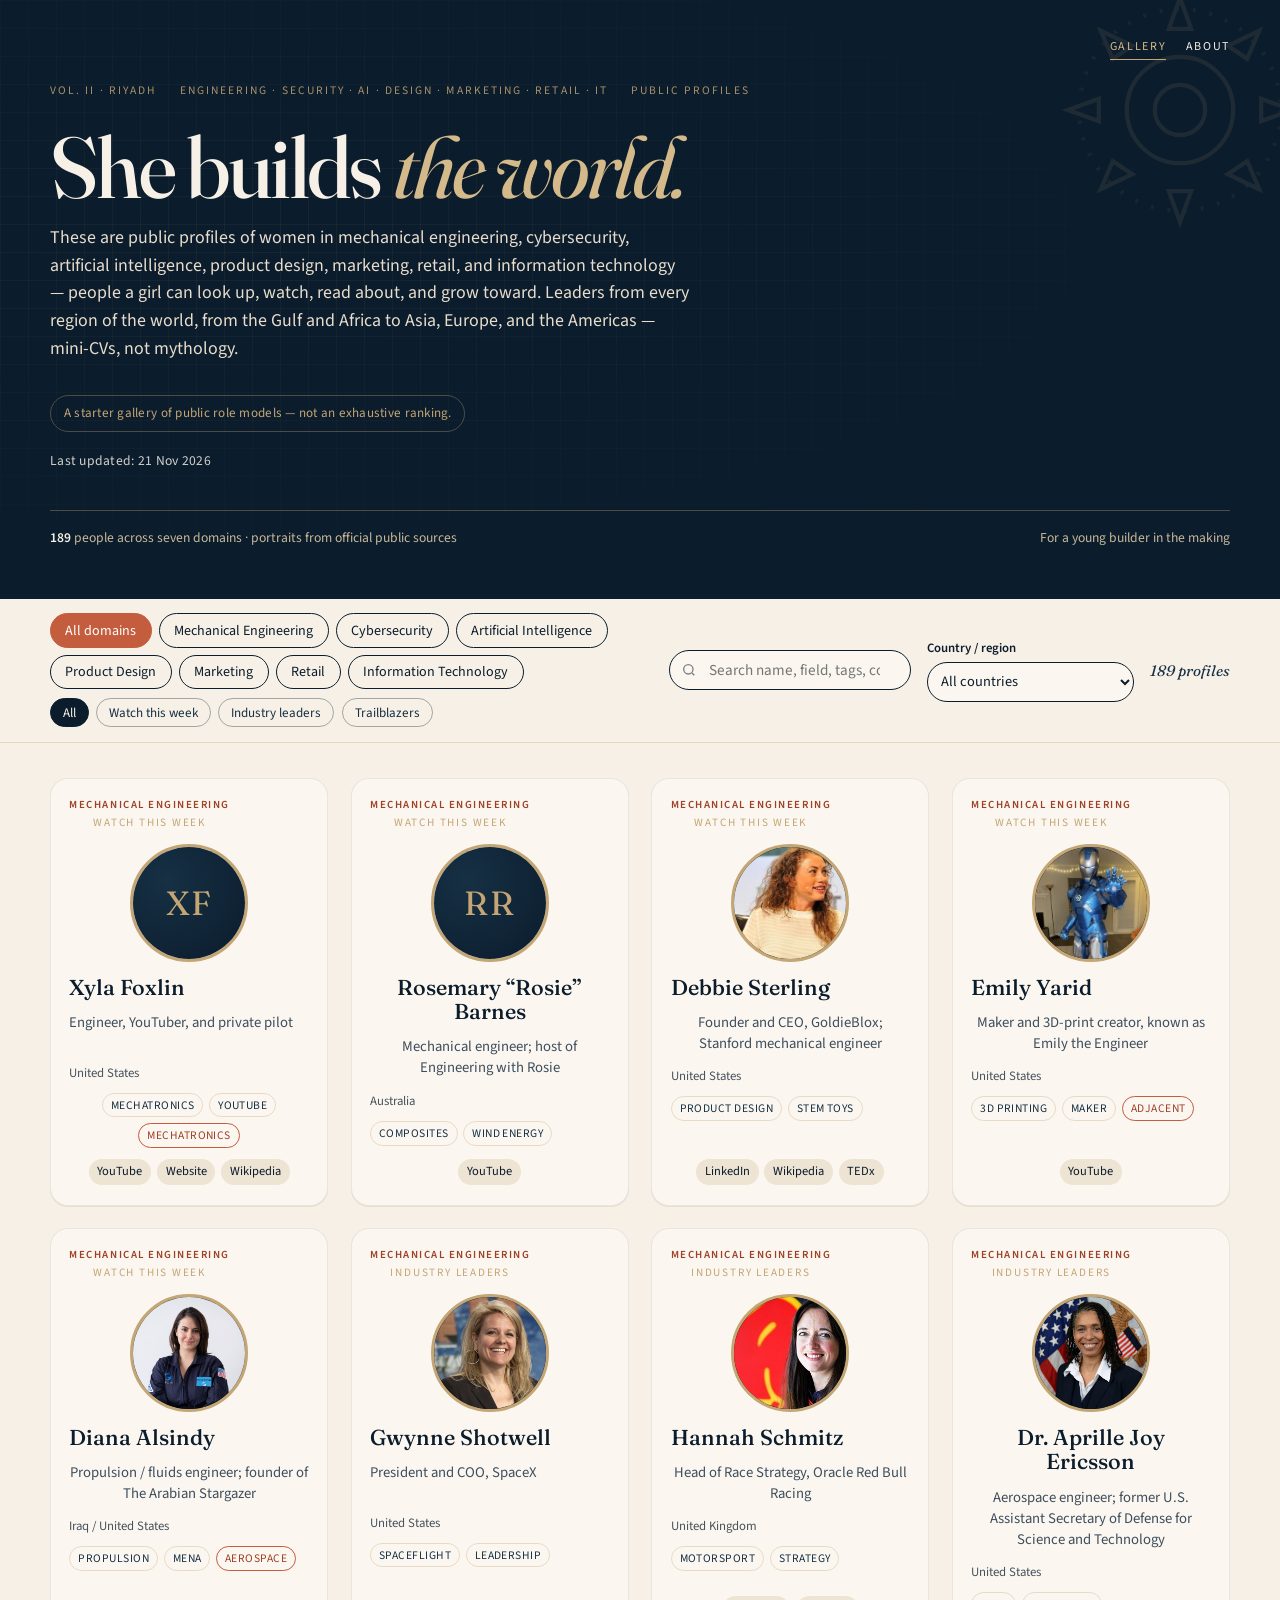
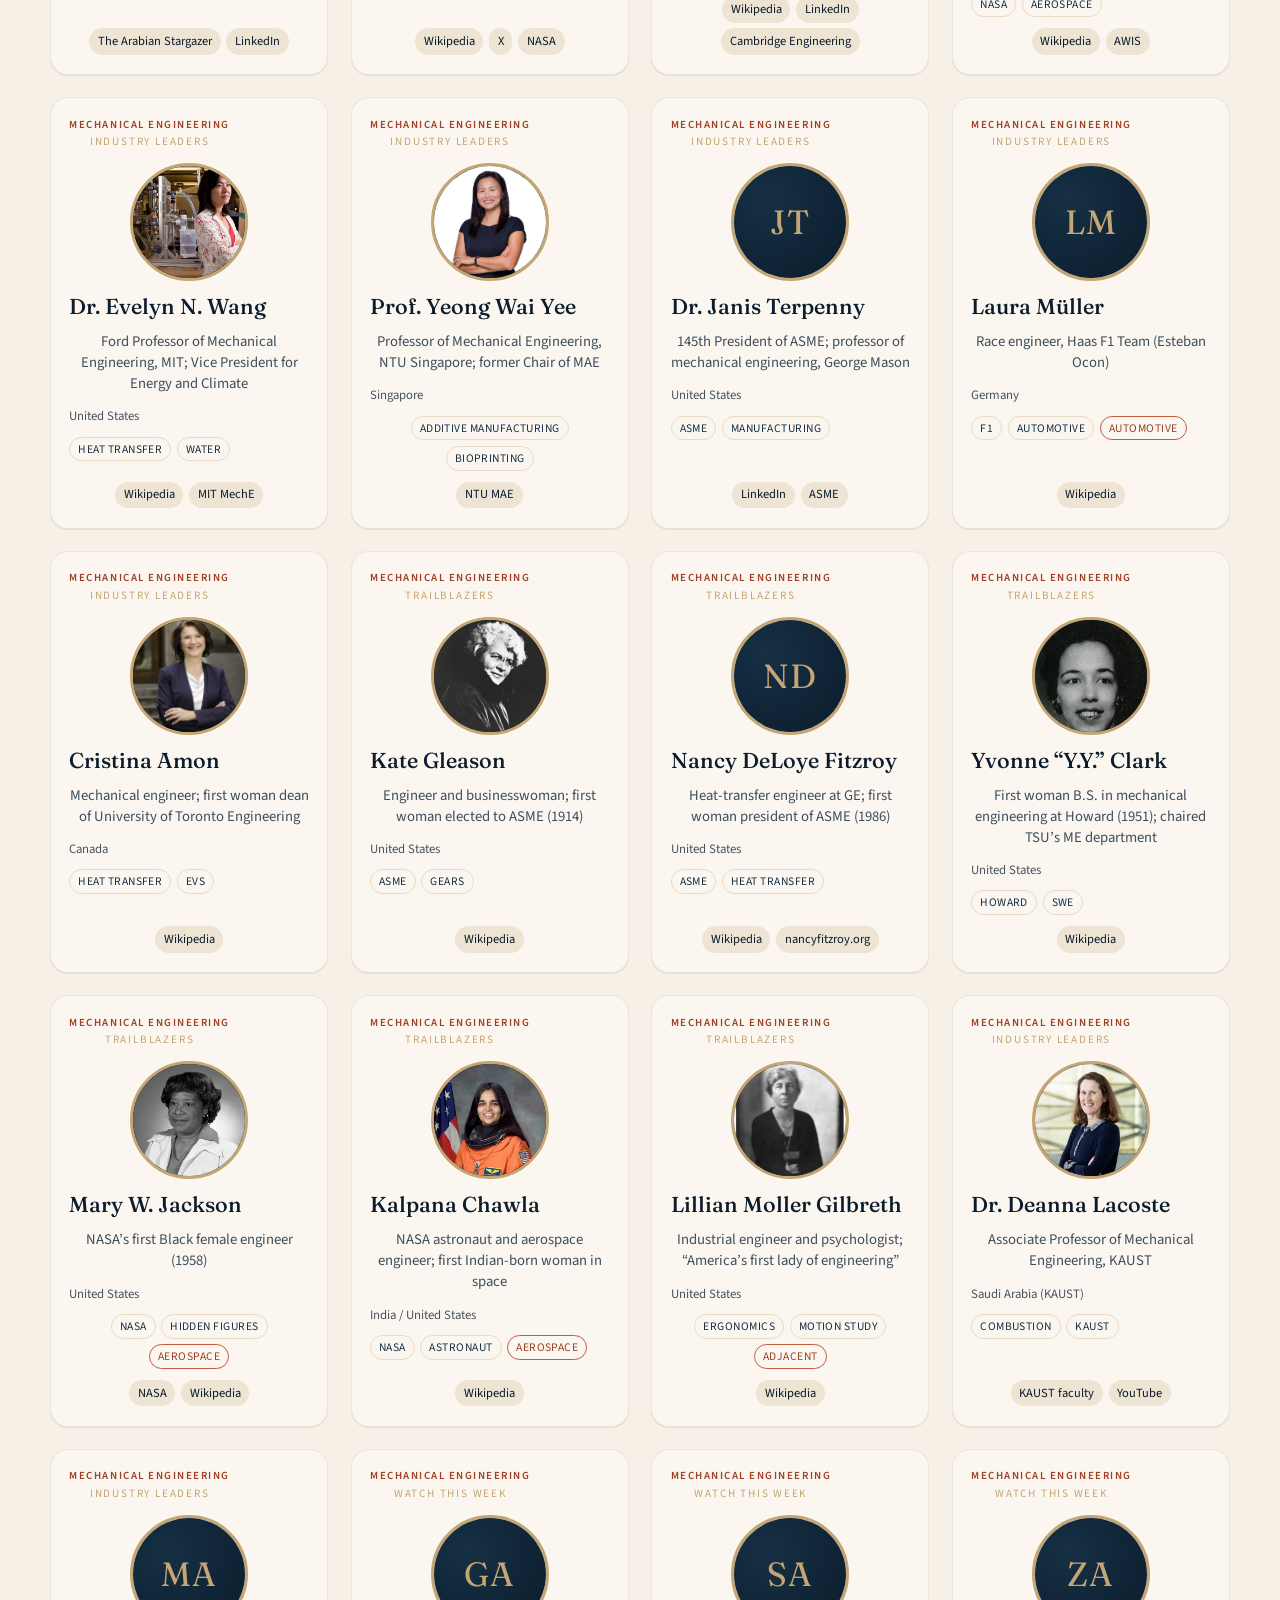
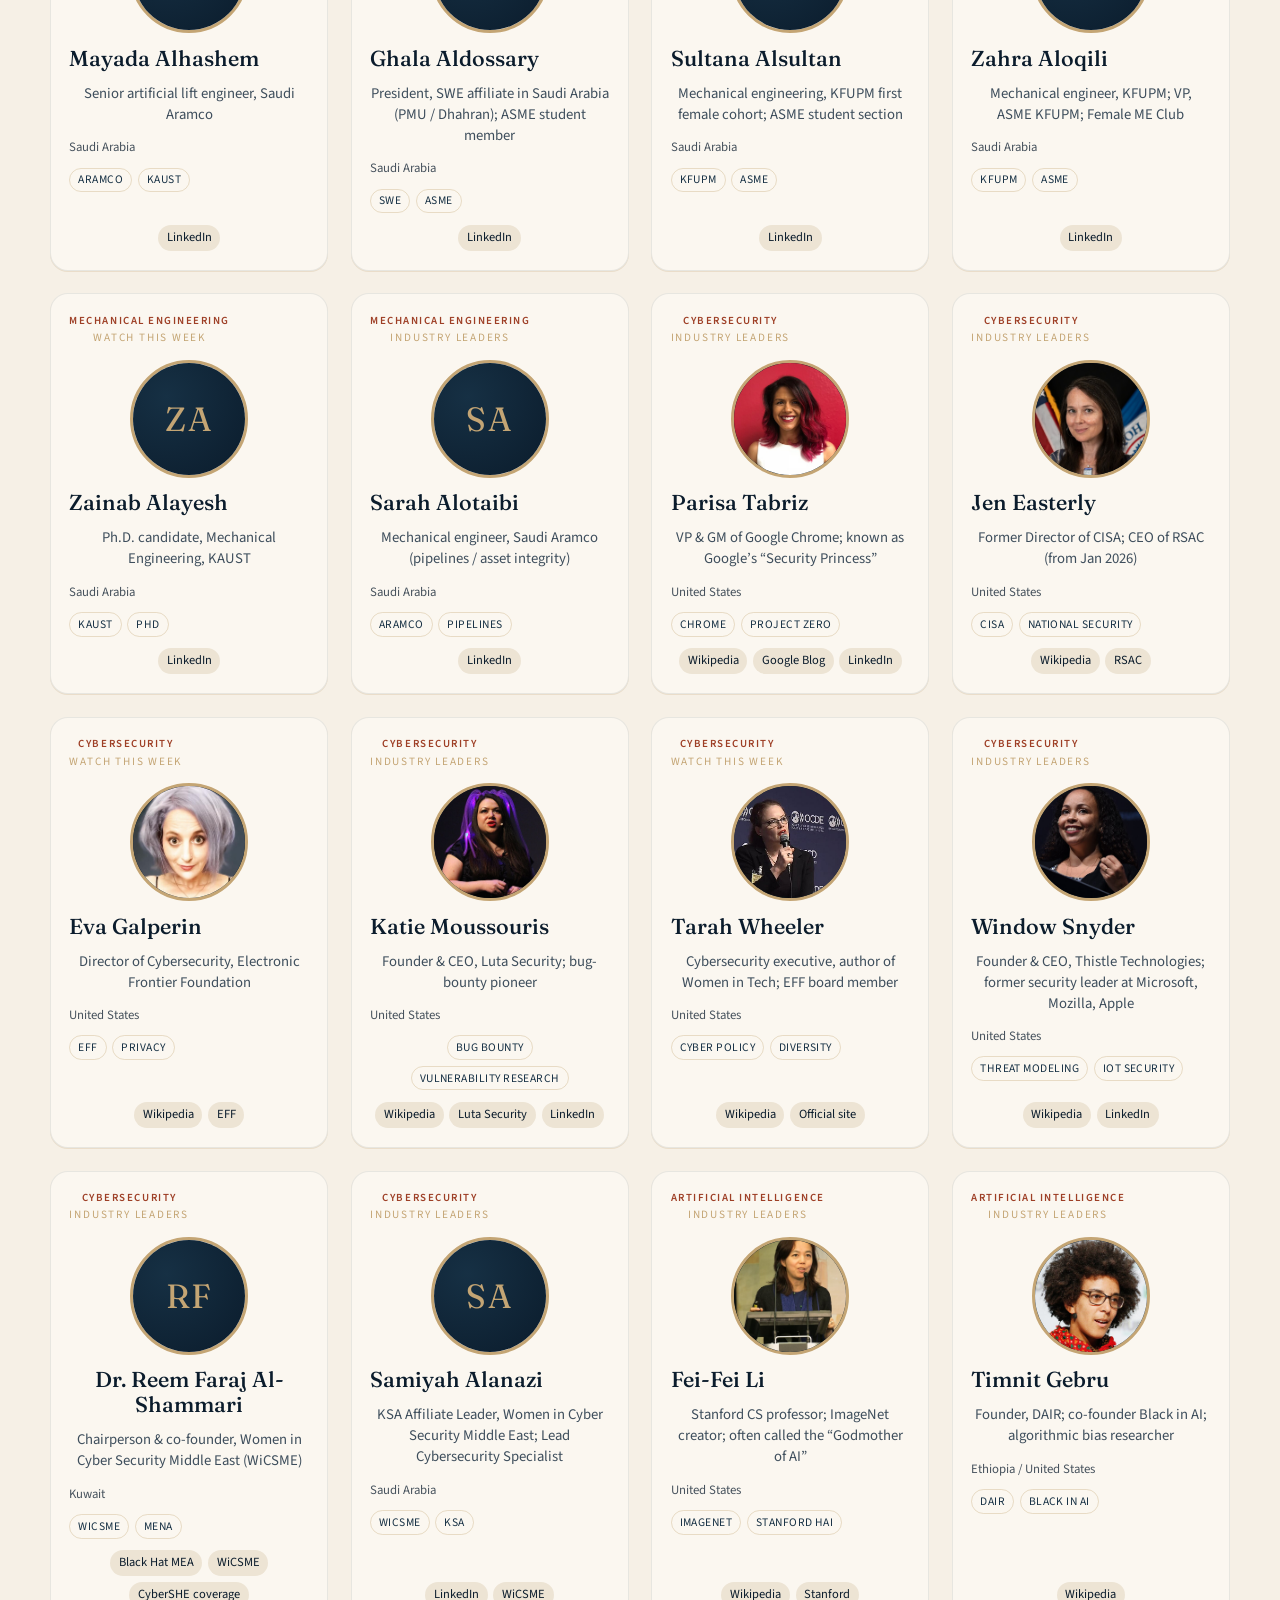
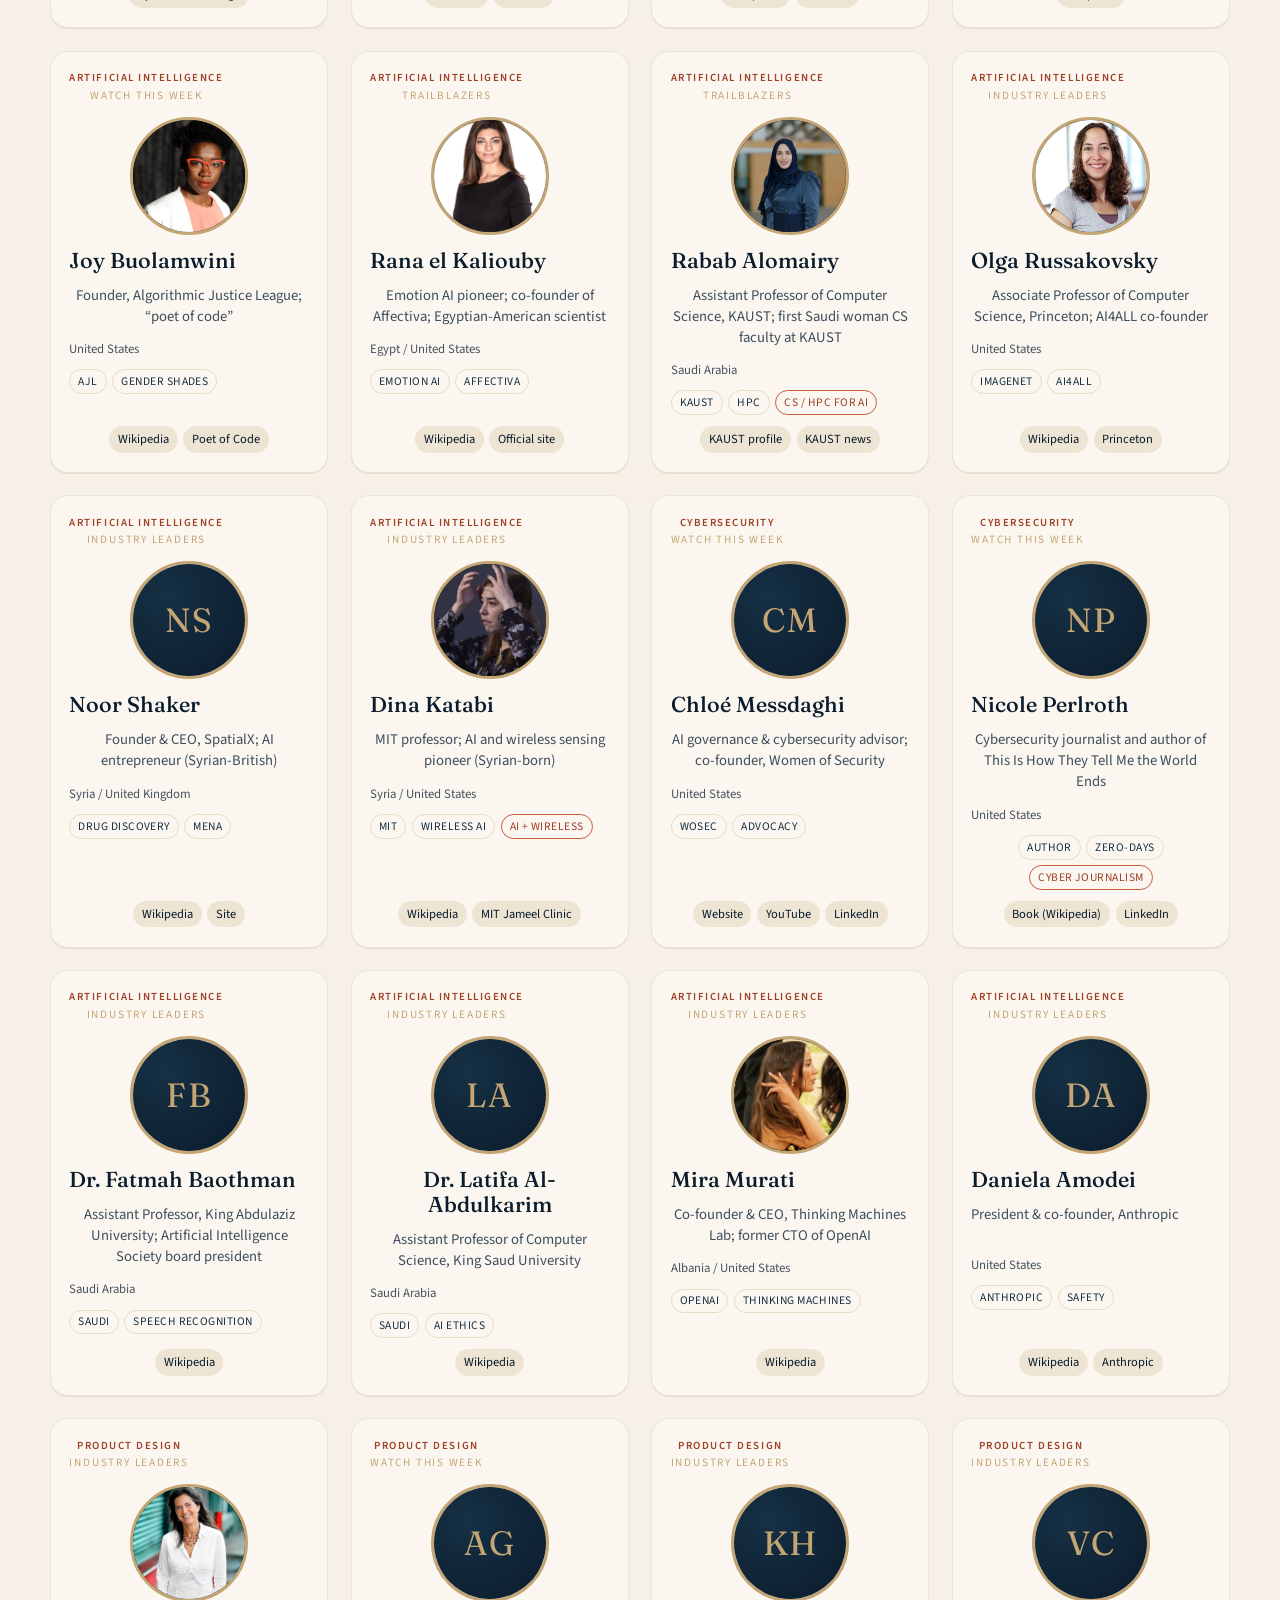
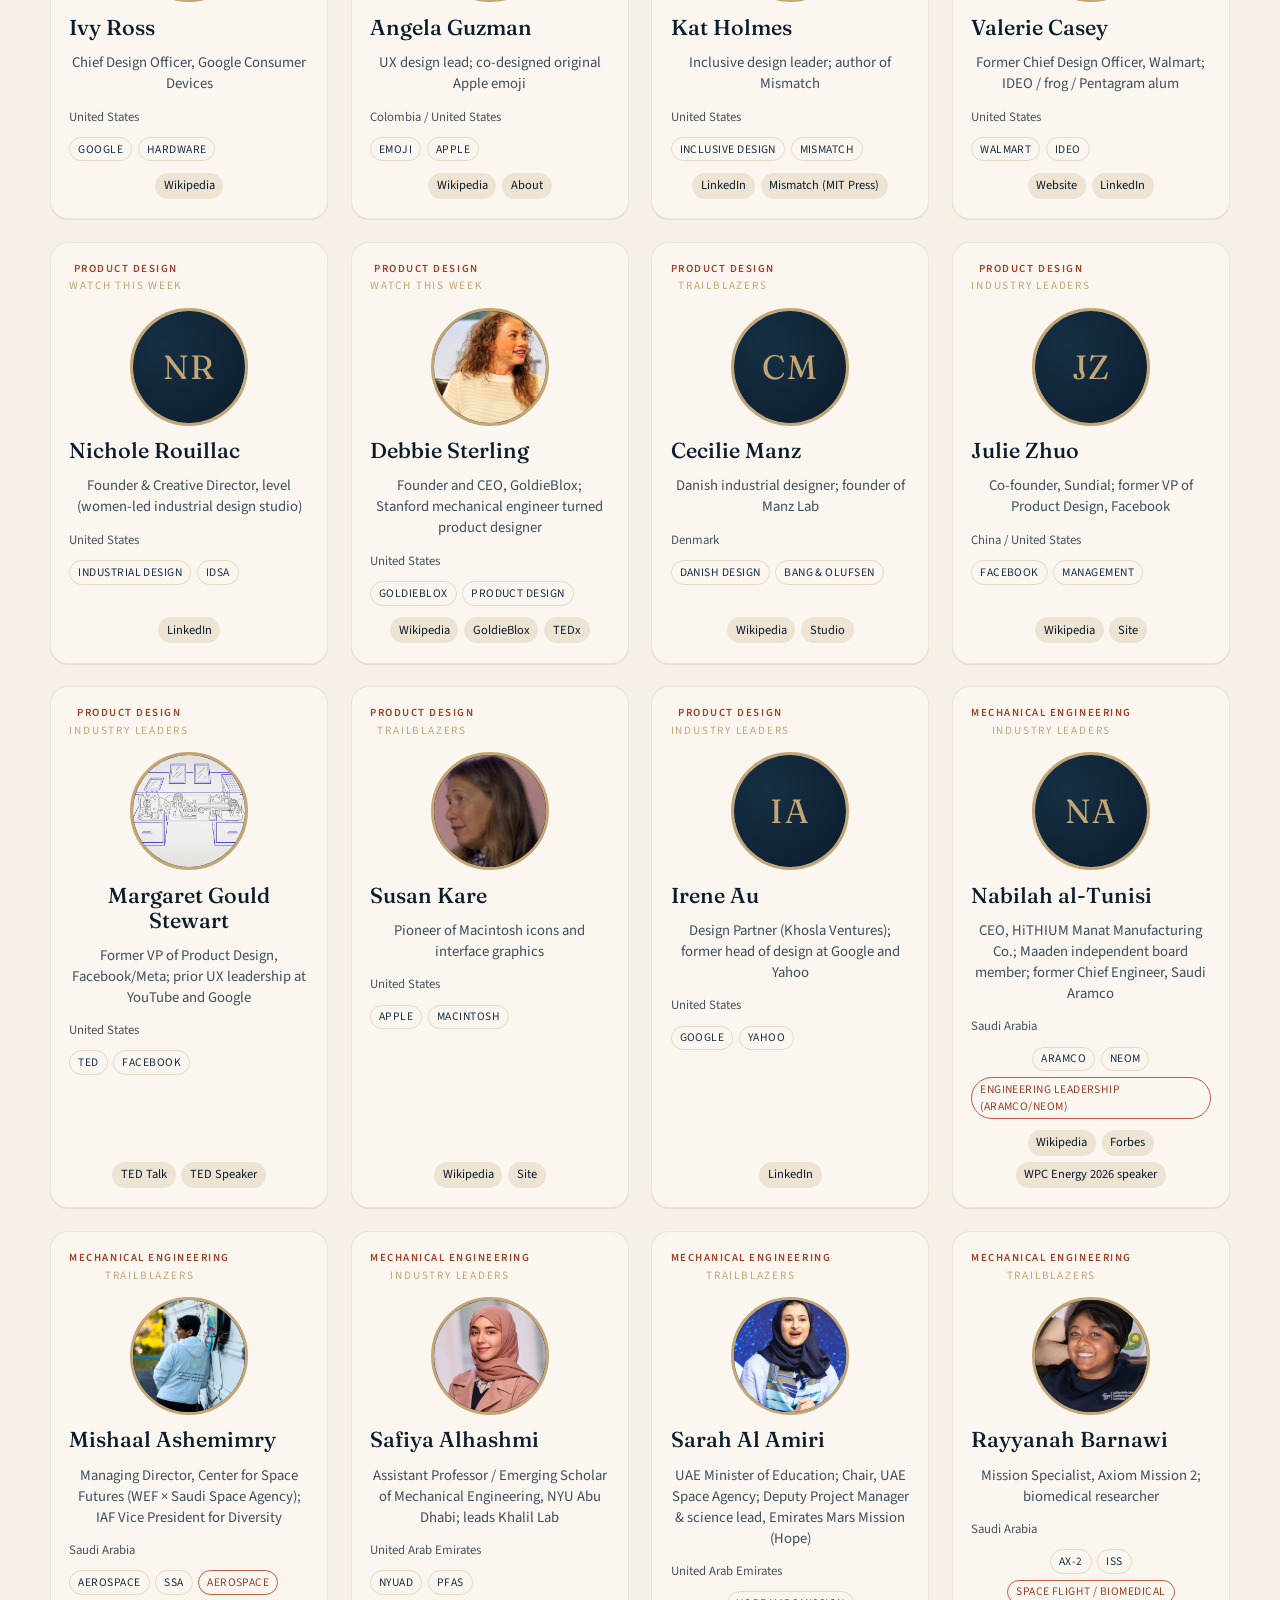
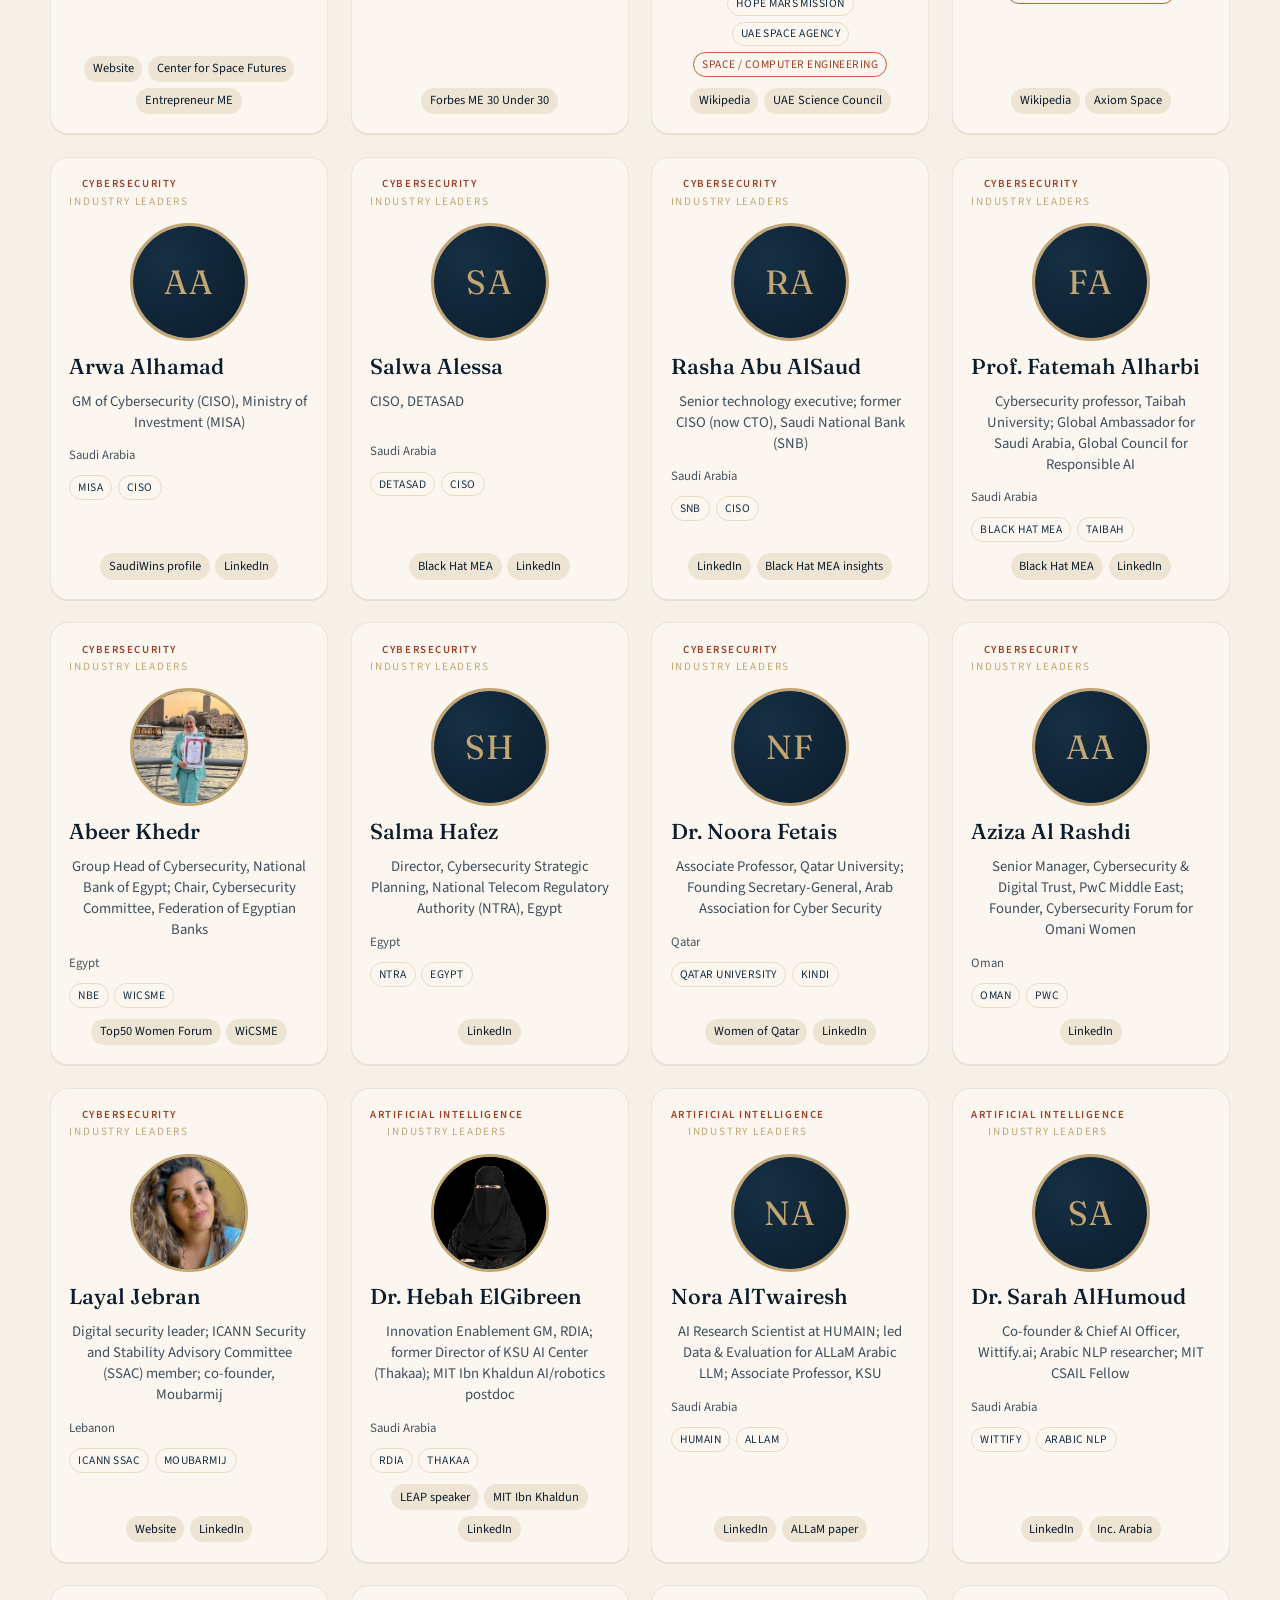
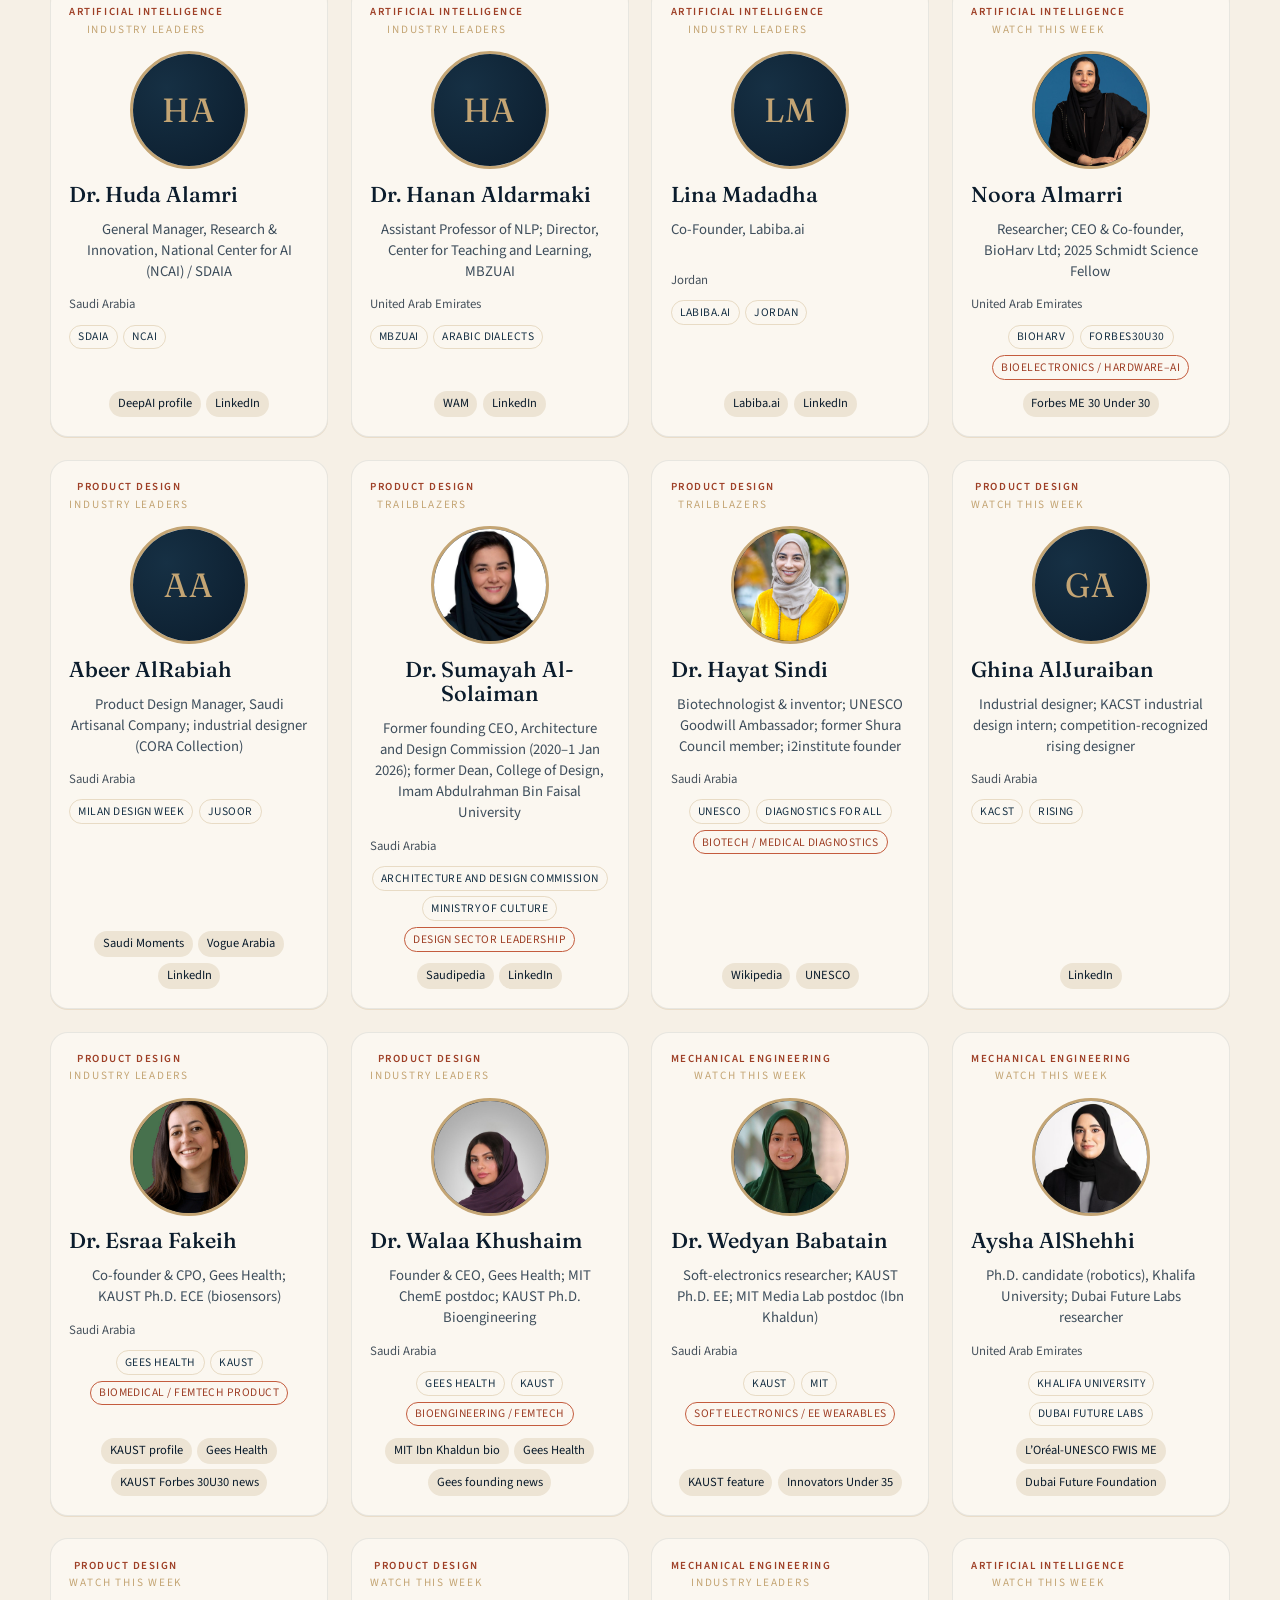
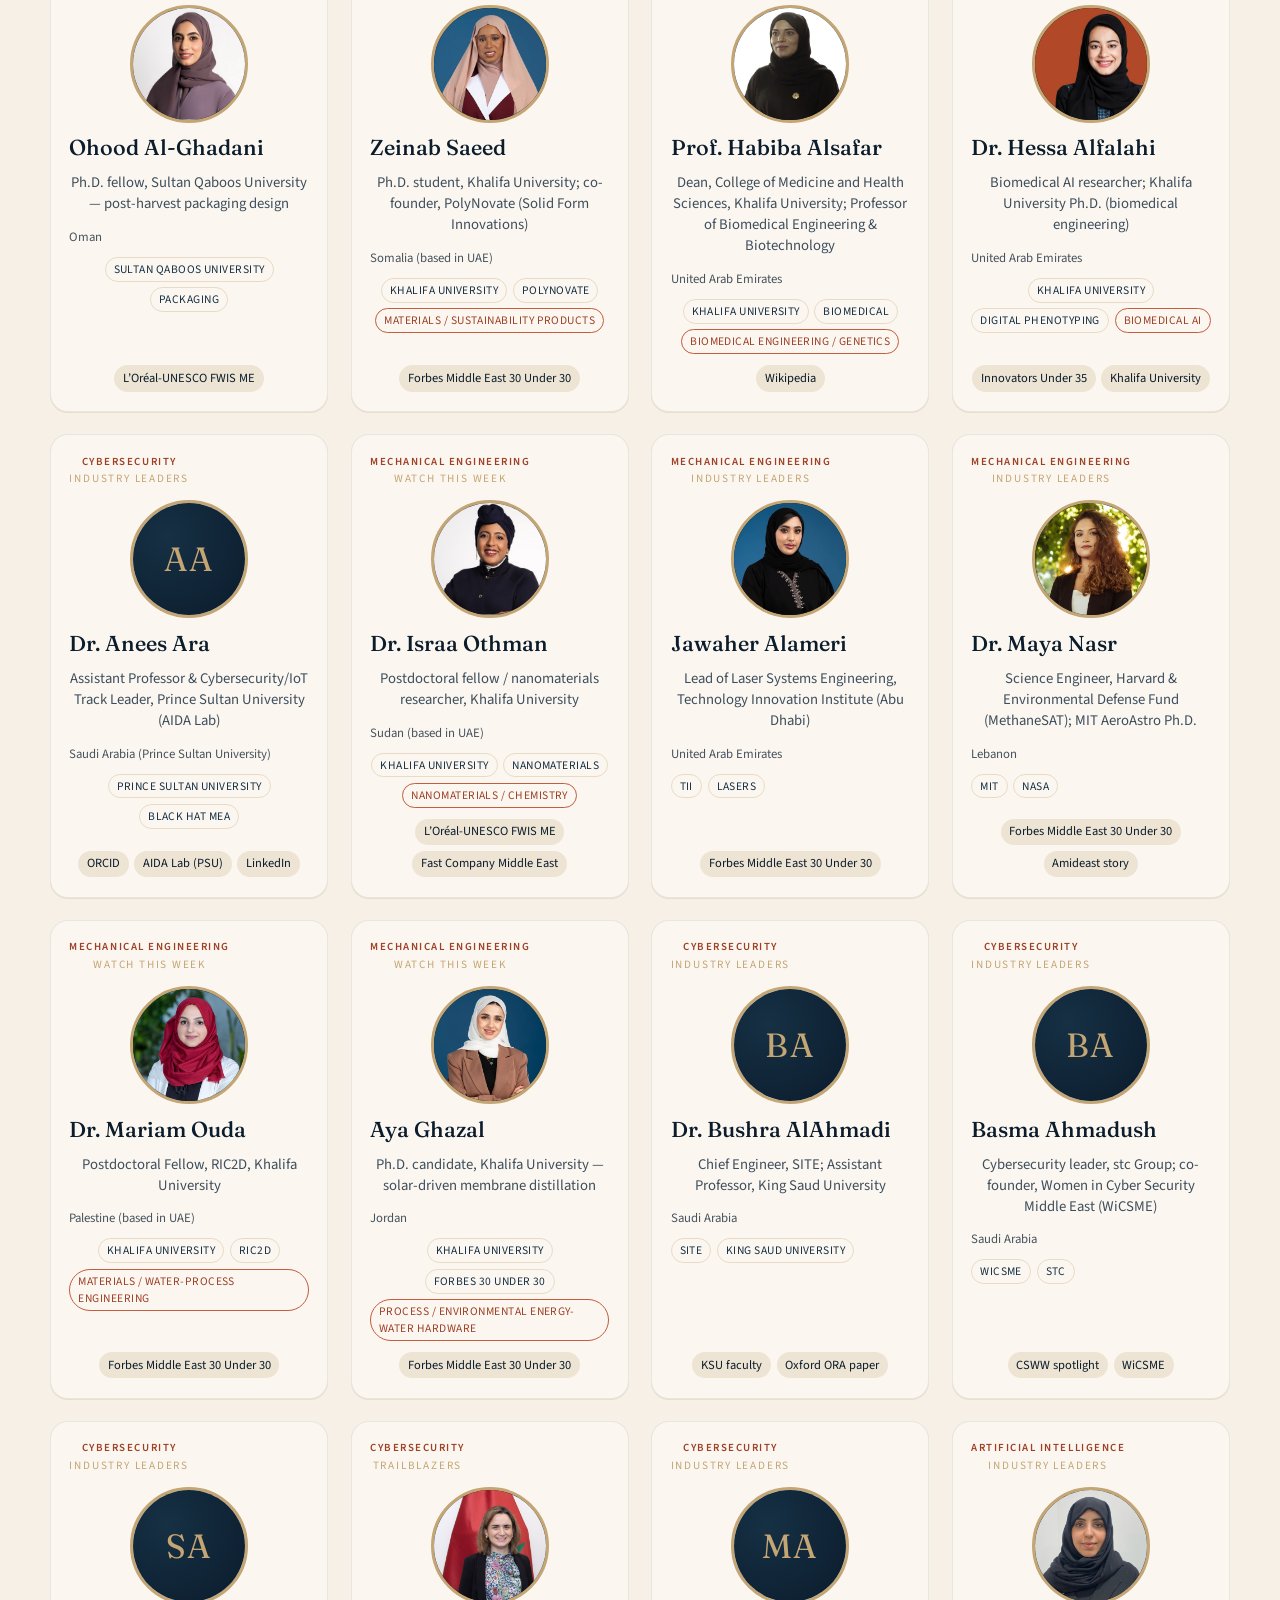
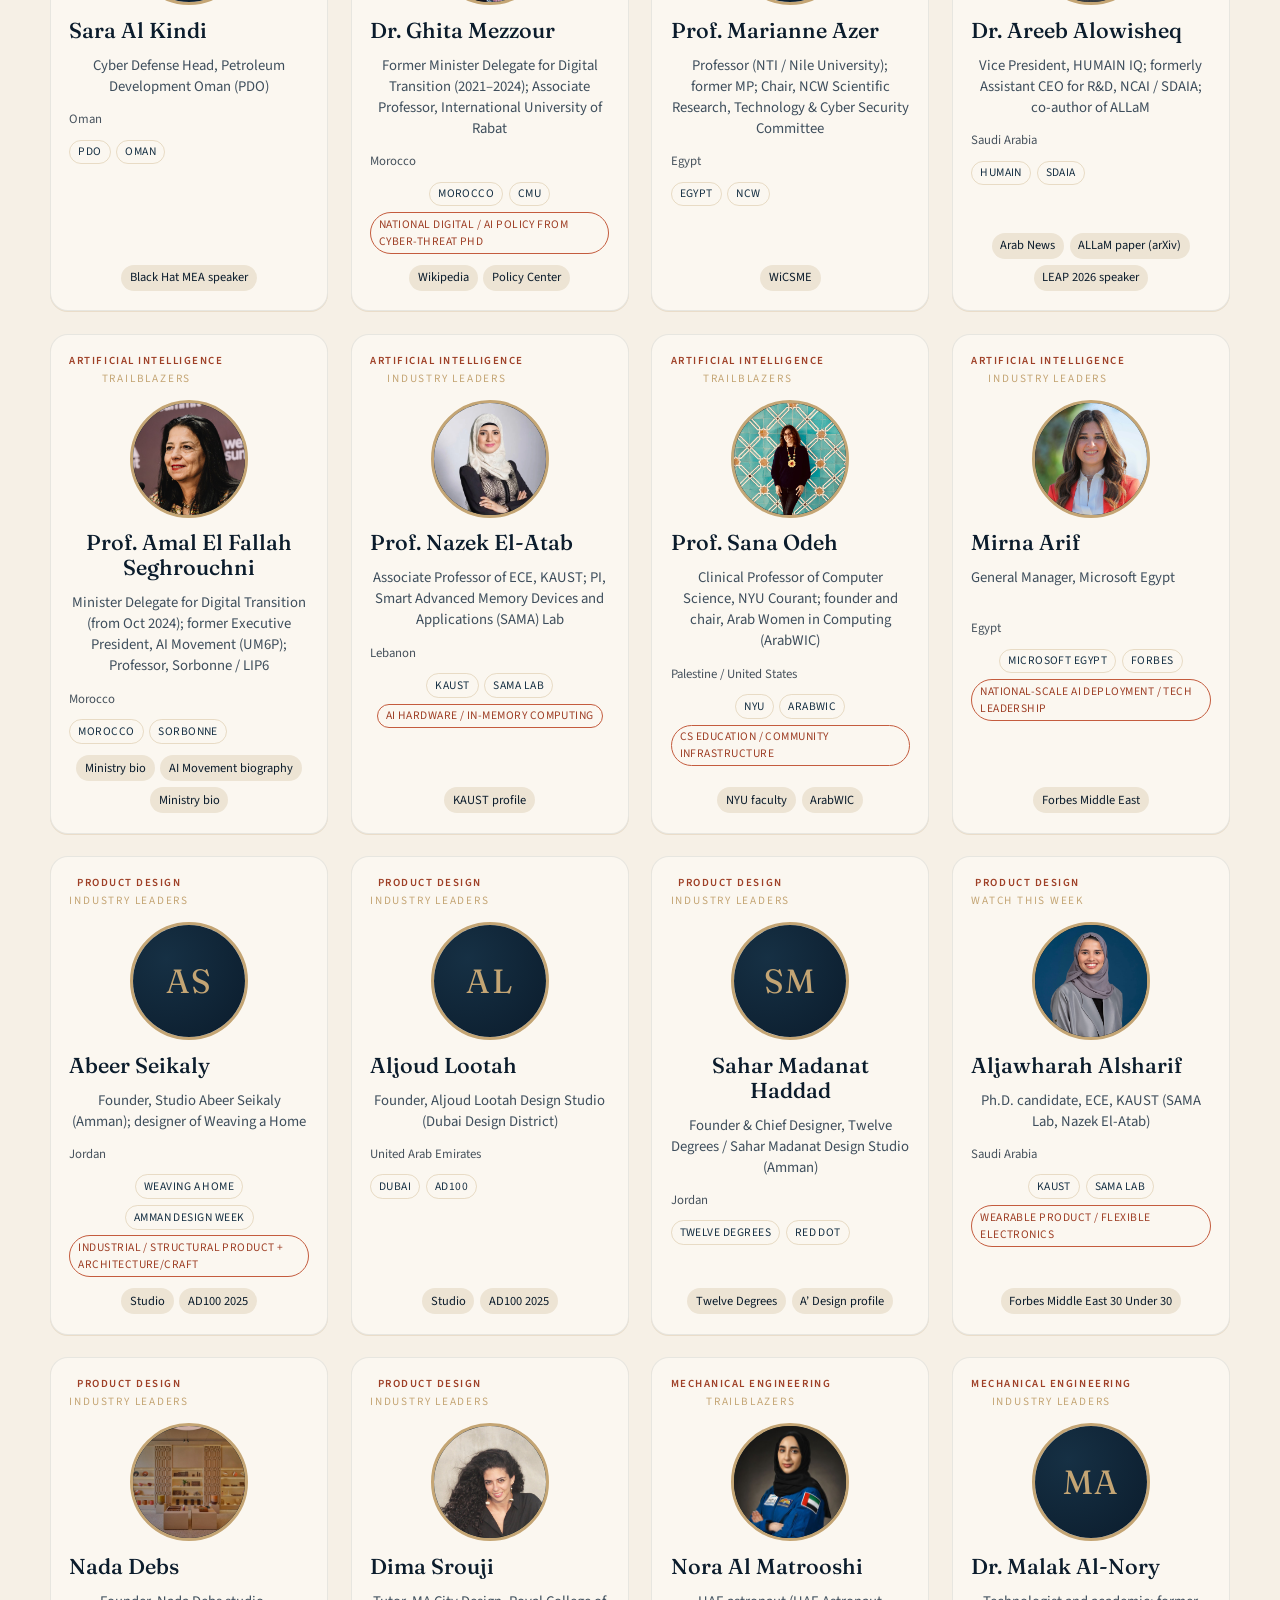
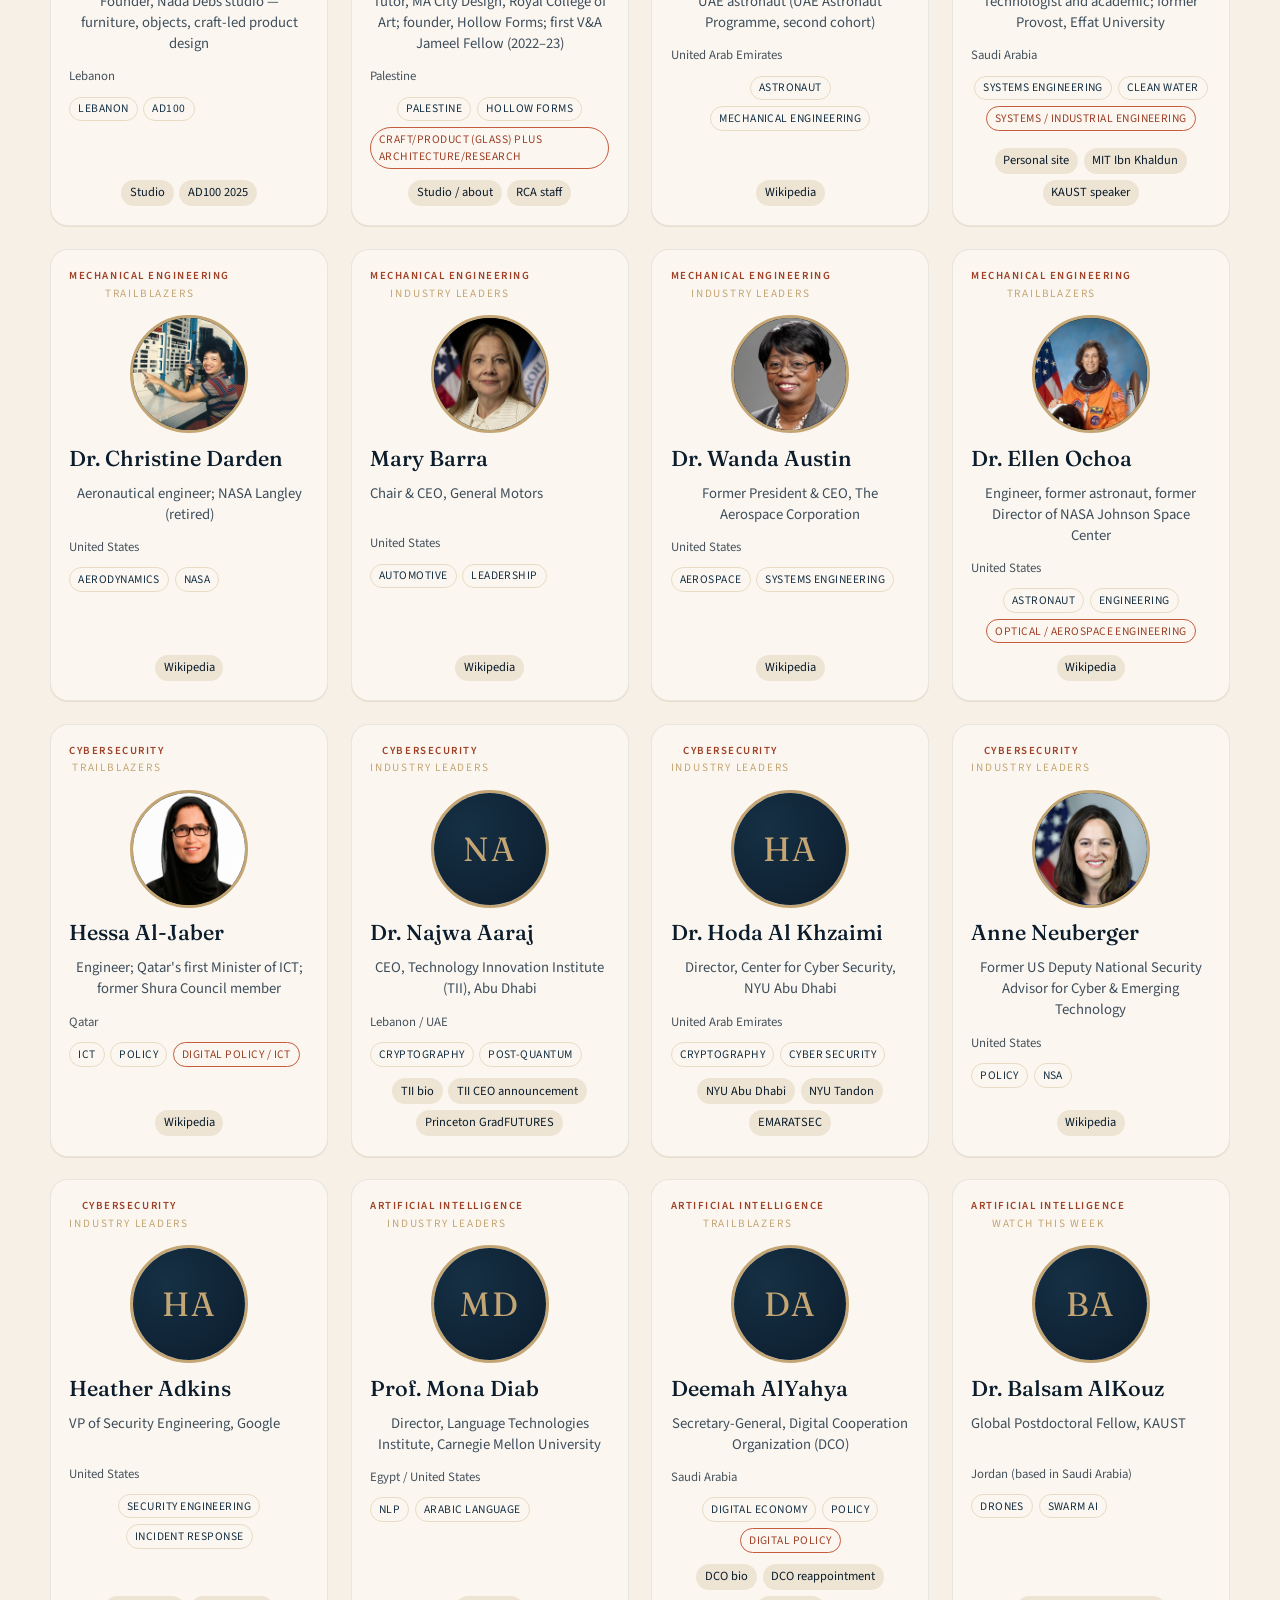
<file: index.html>
<!DOCTYPE html>
<html lang="en">
<head>
  <!-- Google tag (gtag.js) -->
  <script async src="https://www.googletagmanager.com/gtag/js?id=G-Z5HC0FPC4L"></script>
  <script>
    window.dataLayer = window.dataLayer || [];
    function gtag(){dataLayer.push(arguments);}
    gtag('js', new Date());
    gtag('config', 'G-Z5HC0FPC4L');
  </script>
  <meta charset="utf-8">
  <meta name="viewport" content="width=device-width, initial-scale=1">
  <title>She Builds the World — Women role models in engineering, security, AI, design, marketing, retail &amp; IT</title>
  <meta name="description" content="A starter gallery of public profiles of women in mechanical engineering, cybersecurity, artificial intelligence, product design, marketing, retail, and IT from around the world — mini-CVs a girl can look up.">
  <link rel="preconnect" href="https://fonts.googleapis.com">
  <link rel="preconnect" href="https://fonts.gstatic.com" crossorigin>
  <link href="https://fonts.googleapis.com/css2?family=Fraunces:ital,opsz,wght@0,9..144,400;0,9..144,500;0,9..144,600;1,9..144,400;1,9..144,500&family=Source+Sans+3:ital,wght@0,400;0,600;1,400&display=swap" rel="stylesheet">
  <link rel="stylesheet" href="styles.css">
</head>
<body>
  <a class="skip" href="#gallery">Skip to gallery</a>

  <header class="hero">
    <svg class="gear" viewBox="0 0 200 200" aria-hidden="true">
      <g fill="none" stroke="#C4A574" stroke-width="3">
        <circle cx="100" cy="100" r="38"/>
        <circle cx="100" cy="100" r="18"/>
        <path d="M100 20 L108 42 L92 42 Z M180 100 L158 108 L158 92 Z M100 180 L92 158 L108 158 Z M20 100 L42 92 L42 108 Z M156.6 43.4 L148 63.4 L134.1 54.1 Z M156.6 156.6 L134.1 145.9 L148 136.6 Z M43.4 156.6 L52 136.6 L65.9 145.9 Z M43.4 43.4 L65.9 54.1 L52 63.4 Z"/>
        <circle cx="100" cy="100" r="72" stroke-dasharray="2 10" opacity="0.7"/>
      </g>
    </svg>
    <div class="wrap">
      <nav class="site-nav" aria-label="Site">
        <a href="index.html" aria-current="page">Gallery</a>
        <a href="about.html">About</a>
      </nav>
      <p class="kicker"><span>Vol. II · Riyadh</span><span>Engineering · Security · AI · Design · Marketing · Retail · IT</span><span>Public profiles</span></p>
      <h1>She builds <em>the world.</em></h1>
      <p class="lede">These are public profiles of women in mechanical engineering, cybersecurity, artificial intelligence, product design, marketing, retail, and information technology — people a girl can look up, watch, read about, and grow toward. Leaders from every region of the world, from the Gulf and Africa to Asia, Europe, and the Americas — mini-CVs, not mythology.</p>
      <p class="disclaimer">A starter gallery of public role models — not an exhaustive ranking.</p>
      <p class="updated">Last updated: <time datetime="2026-11-21">21 Nov 2026</time></p>
      <div class="hero-rule">
        <span><strong id="hero-count">189</strong> people across seven domains · portraits from official public sources</span>
        <span>For a young builder in the making</span>
      </div>
    </div>
  </header>

  <div class="toolbar">
    <div class="wrap toolbar-inner">
      <div class="filter-stack">
        <div class="chips chips-domain" role="group" aria-label="Filter by domain">
          <button class="chip chip-domain" type="button" data-domain="all" aria-pressed="true">All domains</button>
          <button class="chip chip-domain" type="button" data-domain="mechanical-engineering" aria-pressed="false">Mechanical Engineering</button>
          <button class="chip chip-domain" type="button" data-domain="cybersecurity" aria-pressed="false">Cybersecurity</button>
          <button class="chip chip-domain" type="button" data-domain="ai" aria-pressed="false">Artificial Intelligence</button>
          <button class="chip chip-domain" type="button" data-domain="product-design" aria-pressed="false">Product Design</button>
          <button class="chip chip-domain" type="button" data-domain="marketing" aria-pressed="false">Marketing</button>
          <button class="chip chip-domain" type="button" data-domain="retail" aria-pressed="false">Retail</button>
          <button class="chip chip-domain" type="button" data-domain="it" aria-pressed="false">Information Technology</button>
        </div>
        <div class="chips chips-group" role="group" aria-label="Filter by group">
          <button class="chip chip-group chip-secondary" type="button" data-filter="all" aria-pressed="true">All</button>
          <button class="chip chip-group chip-secondary" type="button" data-filter="watch" aria-pressed="false">Watch this week</button>
          <button class="chip chip-group chip-secondary" type="button" data-filter="industry" aria-pressed="false">Industry leaders</button>
          <button class="chip chip-group chip-secondary" type="button" data-filter="trail" aria-pressed="false">Trailblazers</button>
        </div>
      </div>
      <div class="toolbar-side">
        <div class="search">
          <svg width="16" height="16" viewBox="0 0 24 24" fill="none" stroke="currentColor" stroke-width="2" aria-hidden="true"><circle cx="11" cy="11" r="7"/><path d="M20 20l-3.5-3.5"/></svg>
          <label class="visually-hidden" for="q" style="position:absolute;left:-9999px">Search by name, field, tags, domain, or country</label>
          <input id="q" type="search" placeholder="Search name, field, tags, country…" autocomplete="off">
        </div>
        <div class="country-filter">
          <label for="country">Country / region</label>
          <select id="country">
            <option value="all">All countries</option>
          </select>
        </div>
        <p class="count" id="count"></p>
      </div>
    </div>
  </div>

  <main id="gallery">
    <div class="wrap">
      <div class="grid" id="grid"></div>
    </div>
  </main>

  <div class="overlay" id="overlay" hidden></div>
  <aside class="panel" id="panel" hidden role="dialog" aria-modal="true" aria-labelledby="cv-title">
    <div class="panel-inner">
      <div class="panel-top">
        <p class="group-label" style="margin:0">Mini-CV</p>
        <button class="close" id="close" type="button" aria-label="Close">×</button>
      </div>
      <div id="panel-body"></div>
    </div>
  </aside>

  <footer>
    <div class="wrap">
      <h2>Communities she can join</h2>
      <p class="foot-note">Clubs, societies, and programs — many with student tracks — across engineering, cybersecurity, AI, product design, marketing, retail, and IT.</p>
      <nav class="communities" aria-label="Communities">
        <a href="https://swe.org/" target="_blank" rel="noopener noreferrer">SWE</a>
        <a href="https://swe.org/outreach/swenext/" target="_blank" rel="noopener noreferrer">SWENext</a>
        <a href="https://www.asme.org/" target="_blank" rel="noopener noreferrer">ASME</a>
        <a href="https://www.engineergirl.org/" target="_blank" rel="noopener noreferrer">EngineerGirl</a>
        <a href="https://beacons.ai/swes" target="_blank" rel="noopener noreferrer">Saudi Women Engineers Society</a>
        <a href="https://www.mawhiba.org" target="_blank" rel="noopener noreferrer">Mawhiba</a>
        <a href="https://www.wicys.org/" target="_blank" rel="noopener noreferrer">WiCyS</a>
        <a href="https://www.womenincybersecurity.me/" target="_blank" rel="noopener noreferrer">WiCSME</a>
        <a href="https://blackhatmea.com/" target="_blank" rel="noopener noreferrer">Black Hat MEA</a>
        <a href="https://girlswhocode.com/" target="_blank" rel="noopener noreferrer">Girls Who Code</a>
        <a href="https://ai-4-all.org/" target="_blank" rel="noopener noreferrer">AI4ALL</a>
        <a href="https://www.blackinai.org/" target="_blank" rel="noopener noreferrer">Black in AI</a>
        <a href="https://www.ajl.org/" target="_blank" rel="noopener noreferrer">Algorithmic Justice League</a>
        <a href="https://ladiesthatux.com/" target="_blank" rel="noopener noreferrer">Ladies that UX</a>
        <a href="https://www.idsa.org/volunteer/chapters-sections/women-in-design-chapters/" target="_blank" rel="noopener noreferrer">IDSA Women in Design</a>
        <a href="https://womenpm.org/" target="_blank" rel="noopener noreferrer">Women In Product</a>
        <a href="https://www.aiga.org/" target="_blank" rel="noopener noreferrer">AIGA</a>
        <a href="https://arabwic.org/" target="_blank" rel="noopener noreferrer">ArabWIC</a>
        <a href="https://www.loreal.com/en/middle-east/articles/commitments/for-women-in-science-middle-east-program/" target="_blank" rel="noopener noreferrer">L’Oréal-UNESCO FWIS ME</a>
      </nav>
      <p class="colophon">Made as a private family gallery. Facts drawn from Wikipedia, university pages, official org bios (CISA, EFF, Black Hat MEA, KAUST, Stanford, TED), and other official public sources. LinkedIn links may require a login. Adjacent fields are tagged. Not a ranking.</p>
    </div>
  </footer>

  <script src="profiles.js"></script>
  <script src="app.js"></script>
</body>
</html>
</file>
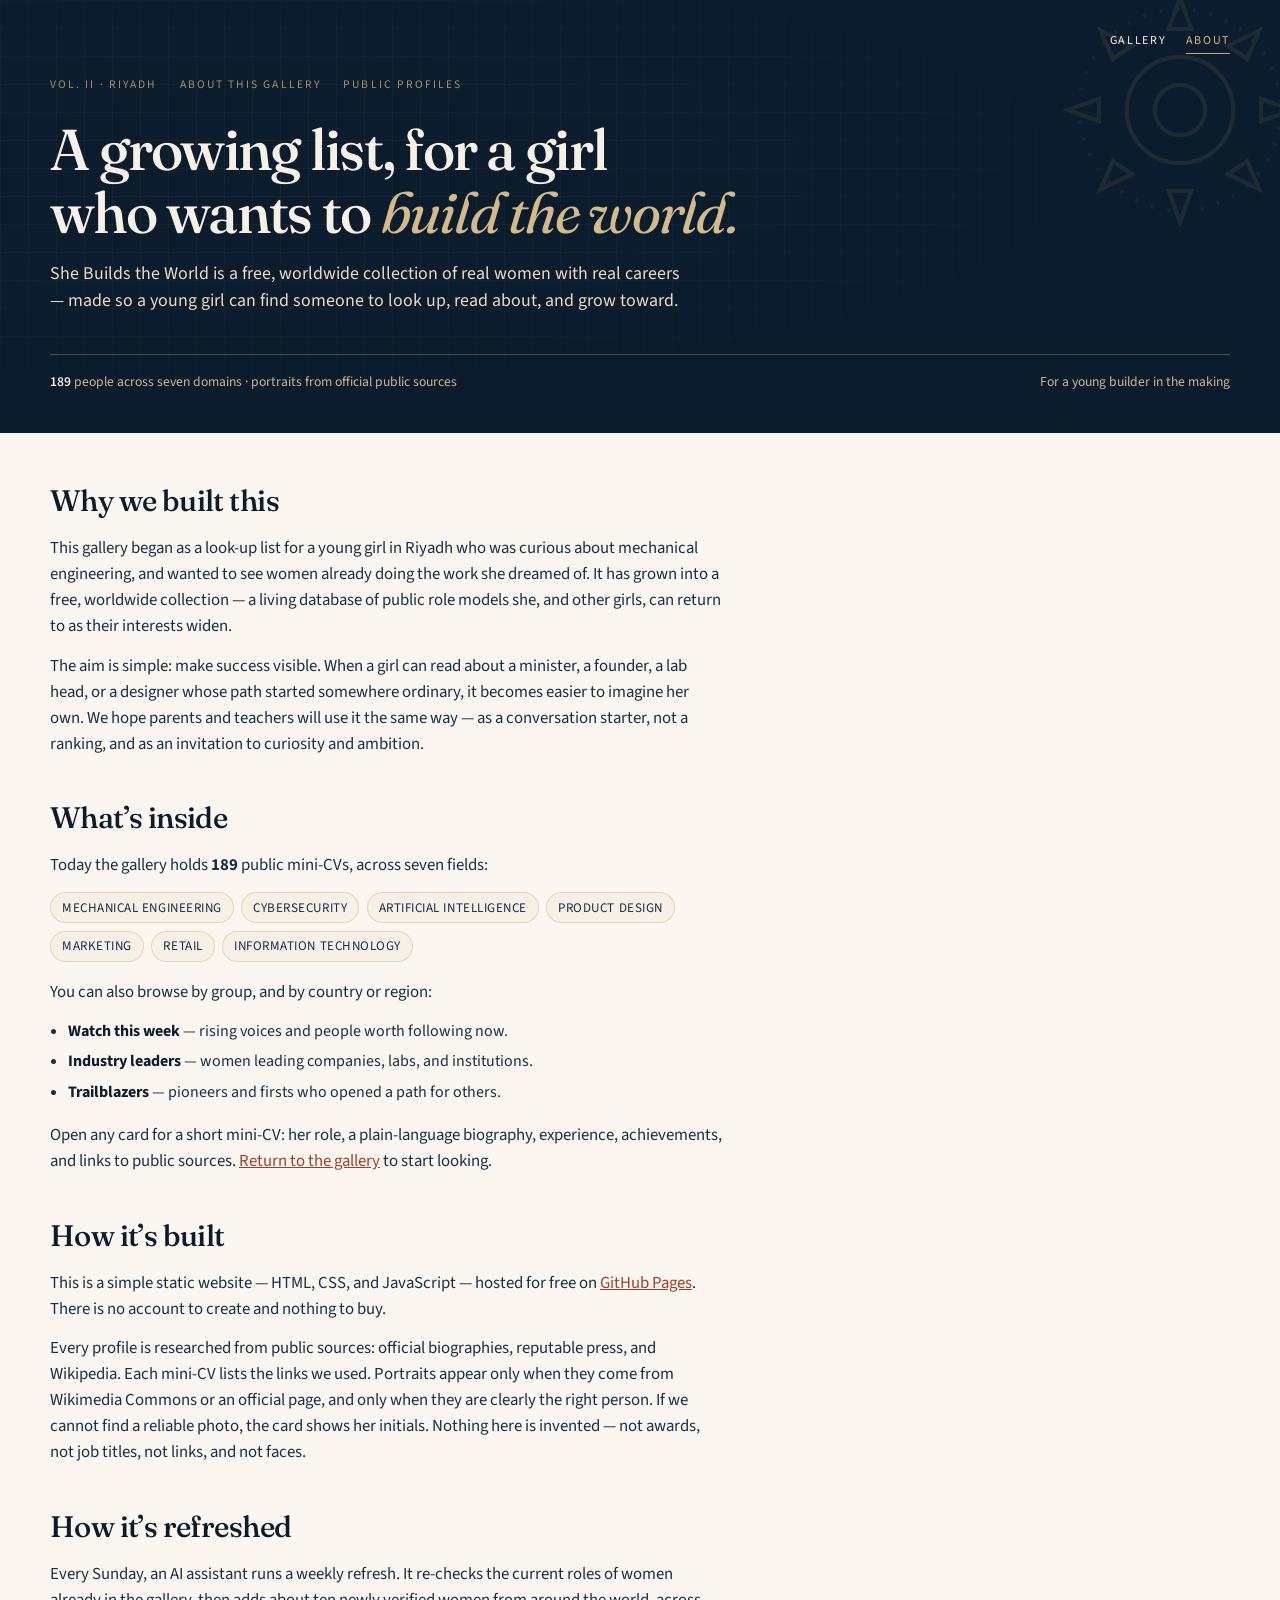
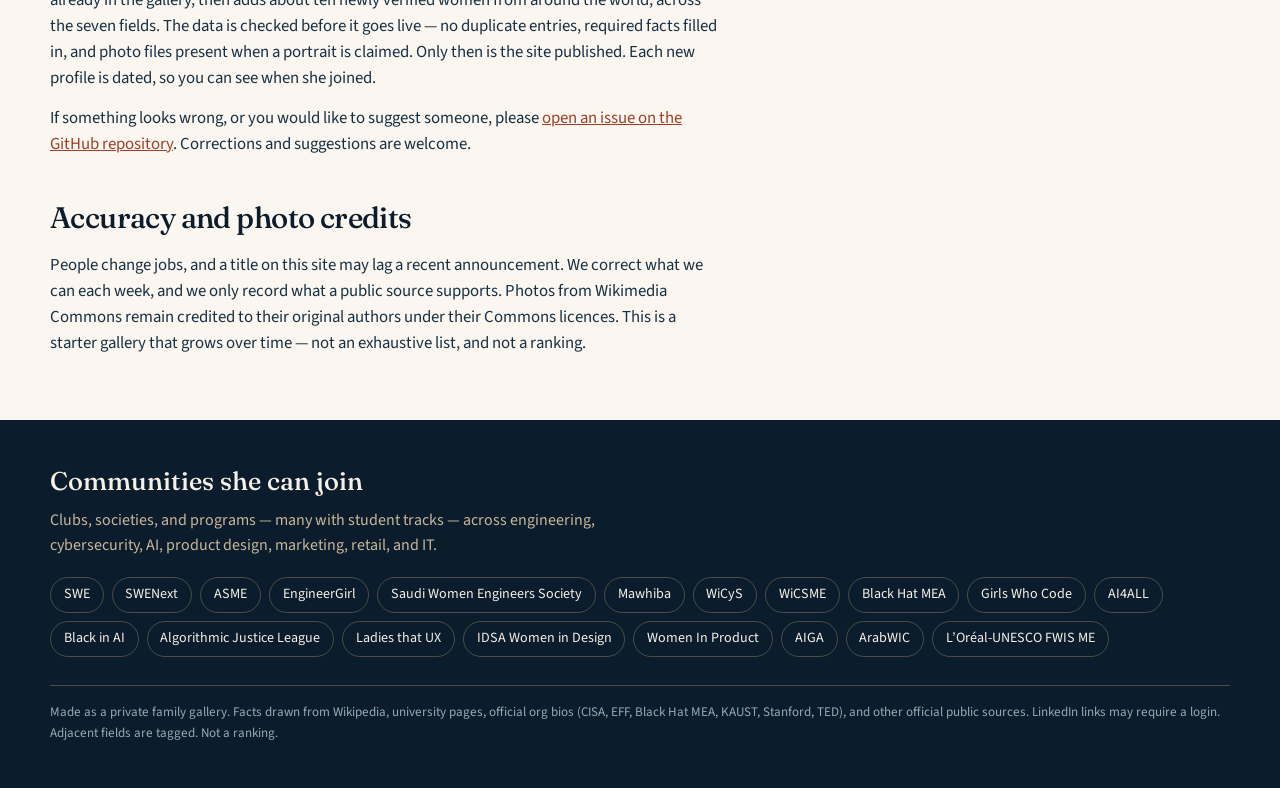
<file: about.html>
<!DOCTYPE html>
<html lang="en">
<head>
  <!-- Google tag (gtag.js) -->
  <script async src="https://www.googletagmanager.com/gtag/js?id=G-Z5HC0FPC4L"></script>
  <script>
    window.dataLayer = window.dataLayer || [];
    function gtag(){dataLayer.push(arguments);}
    gtag('js', new Date());
    gtag('config', 'G-Z5HC0FPC4L');
  </script>
  <meta charset="utf-8">
  <meta name="viewport" content="width=device-width, initial-scale=1">
  <title>About — She Builds the World</title>
  <meta name="description" content="Why She Builds the World exists, how the gallery of women role models is researched, and how it is refreshed each week.">
  <link rel="preconnect" href="https://fonts.googleapis.com">
  <link rel="preconnect" href="https://fonts.gstatic.com" crossorigin>
  <link href="https://fonts.googleapis.com/css2?family=Fraunces:ital,opsz,wght@0,9..144,400;0,9..144,500;0,9..144,600;1,9..144,400;1,9..144,500&family=Source+Sans+3:ital,wght@0,400;0,600;1,400&display=swap" rel="stylesheet">
  <link rel="stylesheet" href="styles.css">
</head>
<body class="page-about">
  <a class="skip" href="#about">Skip to content</a>

  <header class="hero hero-about">
    <svg class="gear" viewBox="0 0 200 200" aria-hidden="true">
      <g fill="none" stroke="#C4A574" stroke-width="3">
        <circle cx="100" cy="100" r="38"/>
        <circle cx="100" cy="100" r="18"/>
        <path d="M100 20 L108 42 L92 42 Z M180 100 L158 108 L158 92 Z M100 180 L92 158 L108 158 Z M20 100 L42 92 L42 108 Z M156.6 43.4 L148 63.4 L134.1 54.1 Z M156.6 156.6 L134.1 145.9 L148 136.6 Z M43.4 156.6 L52 136.6 L65.9 145.9 Z M43.4 43.4 L65.9 54.1 L52 63.4 Z"/>
        <circle cx="100" cy="100" r="72" stroke-dasharray="2 10" opacity="0.7"/>
      </g>
    </svg>
    <div class="wrap">
      <nav class="site-nav" aria-label="Site">
        <a href="index.html">Gallery</a>
        <a href="about.html" aria-current="page">About</a>
      </nav>
      <p class="kicker"><span>Vol. II · Riyadh</span><span>About this gallery</span><span>Public profiles</span></p>
      <h1>A growing list, for a girl<br> who wants to <em>build the world.</em></h1>
      <p class="lede">She Builds the World is a free, worldwide collection of real women with real careers — made so a young girl can find someone to look up, read about, and grow toward.</p>
      <div class="hero-rule">
        <span><strong id="hero-count">189</strong> people across seven domains · portraits from official public sources</span>
        <span>For a young builder in the making</span>
      </div>
    </div>
  </header>

  <main id="about" class="about">
    <div class="wrap">
      <article class="about-article">
        <section class="about-section" aria-labelledby="why-heading">
          <h2 id="why-heading">Why we built this</h2>
          <p>This gallery began as a look-up list for a young girl in Riyadh who was curious about mechanical engineering, and wanted to see women already doing the work she dreamed of. It has grown into a free, worldwide collection — a living database of public role models she, and other girls, can return to as their interests widen.</p>
          <p>The aim is simple: make success visible. When a girl can read about a minister, a founder, a lab head, or a designer whose path started somewhere ordinary, it becomes easier to imagine her own. We hope parents and teachers will use it the same way — as a conversation starter, not a ranking, and as an invitation to curiosity and ambition.</p>
        </section>

        <section class="about-section" aria-labelledby="inside-heading">
          <h2 id="inside-heading">What’s inside</h2>
          <p>Today the gallery holds <strong id="profile-count">189</strong> public mini-CVs, across seven fields:</p>
          <ul class="about-domains">
            <li>Mechanical Engineering</li>
            <li>Cybersecurity</li>
            <li>Artificial Intelligence</li>
            <li>Product Design</li>
            <li>Marketing</li>
            <li>Retail</li>
            <li>Information Technology</li>
          </ul>
          <p>You can also browse by group, and by country or region:</p>
          <ul class="about-groups">
            <li><strong>Watch this week</strong> — rising voices and people worth following now.</li>
            <li><strong>Industry leaders</strong> — women leading companies, labs, and institutions.</li>
            <li><strong>Trailblazers</strong> — pioneers and firsts who opened a path for others.</li>
          </ul>
          <p>Open any card for a short mini-CV: her role, a plain-language biography, experience, achievements, and links to public sources. <a href="index.html">Return to the gallery</a> to start looking.</p>
        </section>

        <section class="about-section" aria-labelledby="built-heading">
          <h2 id="built-heading">How it’s built</h2>
          <p>This is a simple static website — HTML, CSS, and JavaScript — hosted for free on <a href="https://github.com/business-tales/she-builds-the-world" target="_blank" rel="noopener noreferrer">GitHub Pages</a>. There is no account to create and nothing to buy.</p>
          <p>Every profile is researched from public sources: official biographies, reputable press, and Wikipedia. Each mini-CV lists the links we used. Portraits appear only when they come from Wikimedia Commons or an official page, and only when they are clearly the right person. If we cannot find a reliable photo, the card shows her initials. Nothing here is invented — not awards, not job titles, not links, and not faces.</p>
        </section>

        <section class="about-section" aria-labelledby="refresh-heading">
          <h2 id="refresh-heading">How it’s refreshed</h2>
          <p>Every Sunday, an AI assistant runs a weekly refresh. It re-checks the current roles of women already in the gallery, then adds about ten newly verified women from around the world, across the seven fields. The data is checked before it goes live — no duplicate entries, required facts filled in, and photo files present when a portrait is claimed. Only then is the site published. Each new profile is dated, so you can see when she joined.</p>
          <p>If something looks wrong, or you would like to suggest someone, please <a href="https://github.com/business-tales/she-builds-the-world/issues" target="_blank" rel="noopener noreferrer">open an issue on the GitHub repository</a>. Corrections and suggestions are welcome.</p>
        </section>

        <section class="about-section" aria-labelledby="accuracy-heading">
          <h2 id="accuracy-heading">Accuracy and photo credits</h2>
          <p>People change jobs, and a title on this site may lag a recent announcement. We correct what we can each week, and we only record what a public source supports. Photos from Wikimedia Commons remain credited to their original authors under their Commons licences. This is a starter gallery that grows over time — not an exhaustive list, and not a ranking.</p>
        </section>
      </article>
    </div>
  </main>

  <footer>
    <div class="wrap">
      <h2>Communities she can join</h2>
      <p class="foot-note">Clubs, societies, and programs — many with student tracks — across engineering, cybersecurity, AI, product design, marketing, retail, and IT.</p>
      <nav class="communities" aria-label="Communities">
        <a href="https://swe.org/" target="_blank" rel="noopener noreferrer">SWE</a>
        <a href="https://swe.org/outreach/swenext/" target="_blank" rel="noopener noreferrer">SWENext</a>
        <a href="https://www.asme.org/" target="_blank" rel="noopener noreferrer">ASME</a>
        <a href="https://www.engineergirl.org/" target="_blank" rel="noopener noreferrer">EngineerGirl</a>
        <a href="https://beacons.ai/swes" target="_blank" rel="noopener noreferrer">Saudi Women Engineers Society</a>
        <a href="https://www.mawhiba.org" target="_blank" rel="noopener noreferrer">Mawhiba</a>
        <a href="https://www.wicys.org/" target="_blank" rel="noopener noreferrer">WiCyS</a>
        <a href="https://www.womenincybersecurity.me/" target="_blank" rel="noopener noreferrer">WiCSME</a>
        <a href="https://blackhatmea.com/" target="_blank" rel="noopener noreferrer">Black Hat MEA</a>
        <a href="https://girlswhocode.com/" target="_blank" rel="noopener noreferrer">Girls Who Code</a>
        <a href="https://ai-4-all.org/" target="_blank" rel="noopener noreferrer">AI4ALL</a>
        <a href="https://www.blackinai.org/" target="_blank" rel="noopener noreferrer">Black in AI</a>
        <a href="https://www.ajl.org/" target="_blank" rel="noopener noreferrer">Algorithmic Justice League</a>
        <a href="https://ladiesthatux.com/" target="_blank" rel="noopener noreferrer">Ladies that UX</a>
        <a href="https://www.idsa.org/volunteer/chapters-sections/women-in-design-chapters/" target="_blank" rel="noopener noreferrer">IDSA Women in Design</a>
        <a href="https://womenpm.org/" target="_blank" rel="noopener noreferrer">Women In Product</a>
        <a href="https://www.aiga.org/" target="_blank" rel="noopener noreferrer">AIGA</a>
        <a href="https://arabwic.org/" target="_blank" rel="noopener noreferrer">ArabWIC</a>
        <a href="https://www.loreal.com/en/middle-east/articles/commitments/for-women-in-science-middle-east-program/" target="_blank" rel="noopener noreferrer">L’Oréal-UNESCO FWIS ME</a>
      </nav>
      <p class="colophon">Made as a private family gallery. Facts drawn from Wikipedia, university pages, official org bios (CISA, EFF, Black Hat MEA, KAUST, Stanford, TED), and other official public sources. LinkedIn links may require a login. Adjacent fields are tagged. Not a ranking.</p>
    </div>
  </footer>

  <script src="profiles.js"></script>
  <script>
    (function () {
      if (typeof PROFILES === "undefined") return;
      var count = String(PROFILES.length);
      var hero = document.getElementById("hero-count");
      var body = document.getElementById("profile-count");
      if (hero) hero.textContent = count;
      if (body) body.textContent = count;
    })();
  </script>
</body>
</html>
</file>
<file: styles.css>
:root {
  --ink: #0B1C2C;
  --ink-soft: #163044;
  --cream: #F6F0E6;
  --cream-deep: #EDE4D4;
  --brass: #C4A574;
  --brass-bright: #D4BA8A;
  --terra: #C45C3E;
  --terra-deep: #9E3F26;
  --paper: #FBF7F0;
  --line: rgba(196, 165, 116, 0.35);
  --shadow: 0 24px 50px rgba(11, 28, 44, 0.18);
  --serif: "Fraunces", "Iowan Old Style", "Palatino Linotype", serif;
  --sans: "Source Sans 3", "Source Sans Pro", "Segoe UI", sans-serif;
}

*, *::before, *::after { box-sizing: border-box; }
html { scroll-behavior: smooth; }
html, body { margin: 0; padding: 0; }
body {
  font-family: var(--sans);
  color: var(--ink);
  background: var(--cream);
  line-height: 1.55;
  min-height: 100vh;
}

img { max-width: 100%; display: block; }
button, input { font-family: inherit; }
a { color: var(--terra-deep); }
a:hover { color: var(--terra); }

.skip {
  position: absolute;
  left: -999px;
  top: 0;
  background: var(--brass);
  color: var(--ink);
  padding: 0.6rem 1rem;
  z-index: 100;
}
.skip:focus { left: 1rem; top: 1rem; }

/* ---------- Hero ---------- */
.hero {
  position: relative;
  background: var(--ink);
  color: var(--cream);
  overflow: hidden;
  padding: 2.4rem 0 3.2rem;
}

.hero::before {
  content: "";
  position: absolute;
  inset: 0;
  background-image:
    linear-gradient(rgba(196, 165, 116, 0.07) 1px, transparent 1px),
    linear-gradient(90deg, rgba(196, 165, 116, 0.07) 1px, transparent 1px);
  background-size: 28px 28px;
  mask-image: radial-gradient(ellipse at 20% 40%, #000 0%, transparent 72%);
  pointer-events: none;
}

.gear {
  position: absolute;
  right: -40px;
  top: -30px;
  width: 280px;
  height: 280px;
  opacity: 0.11;
  pointer-events: none;
}

.wrap {
  width: min(1180px, calc(100% - 2.4rem));
  margin: 0 auto;
  position: relative;
  z-index: 1;
}

.kicker {
  display: flex;
  flex-wrap: wrap;
  gap: 0.8rem 1.4rem;
  align-items: center;
  letter-spacing: 0.18em;
  text-transform: uppercase;
  font-size: 0.72rem;
  color: var(--brass);
  margin-bottom: 1.6rem;
}
.kicker span { opacity: 0.85; }

h1 {
  font-family: var(--serif);
  font-weight: 500;
  font-size: clamp(2.6rem, 7vw, 5.4rem);
  line-height: 0.95;
  margin: 0 0 1rem;
  letter-spacing: -0.03em;
  font-optical-sizing: auto;
}
h1 em {
  font-style: italic;
  font-weight: 400;
  color: var(--brass-bright);
}

.lede {
  max-width: 40rem;
  font-size: 1.12rem;
  color: #E8DDCC;
  margin: 0 0 1.2rem;
}

.disclaimer {
  display: inline-block;
  border: 1px solid var(--line);
  color: var(--brass);
  font-size: 0.82rem;
  letter-spacing: 0.02em;
  padding: 0.45rem 0.8rem;
  border-radius: 999px;
}

.hero-rule {
  margin-top: 2.4rem;
  display: flex;
  justify-content: space-between;
  gap: 1rem;
  align-items: flex-end;
  border-top: 1px solid var(--line);
  padding-top: 1rem;
  font-size: 0.85rem;
  color: #C9B89A;
}
.hero-rule strong { color: var(--cream); font-weight: 600; }

/* ---------- Toolbar ---------- */
.toolbar {
  position: sticky;
  top: 0;
  z-index: 20;
  background: rgba(246, 240, 230, 0.92);
  backdrop-filter: blur(10px);
  border-bottom: 1px solid var(--line);
}
.toolbar-inner {
  display: flex;
  flex-wrap: wrap;
  gap: 1rem;
  align-items: center;
  justify-content: space-between;
  padding: 0.9rem 0;
}

.chips {
  display: flex;
  flex-wrap: wrap;
  gap: 0.45rem;
}
.chip {
  border: 1px solid var(--ink);
  background: transparent;
  color: var(--ink);
  border-radius: 999px;
  padding: 0.38rem 0.9rem;
  font-size: 0.88rem;
  cursor: pointer;
  transition: 0.18s ease;
}
.chip:hover, .chip:focus-visible {
  background: var(--ink);
  color: var(--cream);
  outline: none;
}
.chip[aria-pressed="true"] {
  background: var(--terra);
  border-color: var(--terra);
  color: #fff;
}

.search {
  position: relative;
  flex: 1 1 220px;
  max-width: 320px;
}
.search input {
  width: 100%;
  border: 1px solid var(--ink);
  background: var(--paper);
  border-radius: 999px;
  padding: 0.5rem 1rem 0.5rem 2.4rem;
  font-size: 0.95rem;
  color: var(--ink);
}
.search input:focus { outline: 2px solid var(--brass); outline-offset: 2px; }
.search svg {
  position: absolute;
  left: 0.75rem;
  top: 50%;
  transform: translateY(-50%);
  opacity: 0.55;
}

.count {
  font-family: var(--serif);
  font-style: italic;
  color: var(--ink-soft);
  font-size: 0.95rem;
}

/* ---------- Grid ---------- */
main { padding: 2.2rem 0 4rem; }

.grid {
  display: grid;
  grid-template-columns: repeat(auto-fill, minmax(250px, 1fr));
  gap: 1.4rem;
}

.card {
  background: var(--paper);
  border: 1px solid rgba(11, 28, 44, 0.08);
  border-radius: 18px;
  padding: 1.15rem 1.15rem 1.2rem;
  text-align: left;
  color: inherit;
  width: 100%;
  box-shadow: 0 1px 0 rgba(196, 165, 116, 0.25);
  transition: transform 0.2s ease, box-shadow 0.2s ease;
  display: flex;
  flex-direction: column;
  gap: 0.7rem;
}
.card-main {
  background: transparent;
  border: 0;
  padding: 0;
  cursor: pointer;
  text-align: inherit;
  color: inherit;
  width: 100%;
  display: flex;
  flex-direction: column;
  gap: 0.7rem;
}
.card:hover, .card:focus-within {
  transform: translateY(-4px);
  box-shadow: var(--shadow);
}
.card-main:focus-visible {
  outline: 2px solid var(--brass);
  outline-offset: 3px;
}

.portrait-wrap {
  width: 118px;
  height: 118px;
  border-radius: 50%;
  margin: 0.2rem auto 0.15rem;
  overflow: hidden;
  background: var(--ink);
  border: 3px solid var(--brass);
  position: relative;
}
.portrait-wrap img {
  width: 100%;
  height: 100%;
  object-fit: cover;
  object-position: center 18%;
}
.monogram {
  width: 100%;
  height: 100%;
  display: grid;
  place-items: center;
  font-family: var(--serif);
  font-size: 2.1rem;
  color: var(--brass);
  letter-spacing: 0.04em;
  background:
    radial-gradient(circle at 30% 30%, #163044, var(--ink));
}

.card-name {
  font-family: var(--serif);
  font-size: 1.35rem;
  line-height: 1.15;
  margin: 0;
  text-align: center;
  font-weight: 500;
}
.card-role {
  font-size: 0.92rem;
  color: #3e4e5c;
  text-align: center;
  margin: 0;
  min-height: 2.6em;
}
.tags {
  display: flex;
  flex-wrap: wrap;
  gap: 0.35rem;
  justify-content: center;
}
.tag {
  font-size: 0.72rem;
  letter-spacing: 0.04em;
  text-transform: uppercase;
  border: 1px solid var(--line);
  color: var(--ink-soft);
  padding: 0.18rem 0.5rem;
  border-radius: 999px;
}
.tag.adj {
  border-color: var(--terra);
  color: var(--terra-deep);
}

.pills {
  display: flex;
  flex-wrap: wrap;
  gap: 0.35rem;
  justify-content: center;
  margin-top: auto;
}
.pill {
  font-size: 0.78rem;
  text-decoration: none;
  color: var(--ink);
  background: var(--cream-deep);
  border-radius: 999px;
  padding: 0.22rem 0.55rem;
}
.pill:hover { background: var(--brass); color: var(--ink); }
.pill:focus-visible { outline: 2px solid var(--terra); outline-offset: 2px; }

.group-label {
  font-size: 0.7rem;
  letter-spacing: 0.16em;
  text-transform: uppercase;
  color: var(--brass);
  text-align: center;
}

/* Empty */
.empty {
  grid-column: 1 / -1;
  text-align: center;
  padding: 4rem 1rem;
}
.empty h2 {
  font-family: var(--serif);
  font-size: 2rem;
  font-weight: 500;
  margin: 0 0 0.6rem;
}
.empty p { color: #5a6a78; margin: 0; }

/* ---------- Panel ---------- */
.overlay {
  position: fixed;
  inset: 0;
  background: rgba(11, 28, 44, 0.46);
  opacity: 0;
  pointer-events: none;
  transition: opacity 0.22s ease;
  z-index: 40;
}
.overlay.open { opacity: 1; pointer-events: auto; }

.panel {
  position: fixed;
  top: 0;
  right: 0;
  height: 100%;
  width: min(540px, 100%);
  background: var(--paper);
  z-index: 50;
  transform: translateX(104%);
  transition: transform 0.28s cubic-bezier(.2,.8,.2,1);
  box-shadow: -20px 0 50px rgba(11,28,44,0.25);
  overflow: auto;
}
.panel.open { transform: translateX(0); }

.panel-inner { padding: 1.4rem 1.5rem 3rem; }
.panel-top {
  display: flex;
  justify-content: space-between;
  align-items: flex-start;
  gap: 1rem;
}
.close {
  width: 42px;
  height: 42px;
  border-radius: 50%;
  border: 1px solid var(--ink);
  background: transparent;
  cursor: pointer;
  font-size: 1.3rem;
  line-height: 1;
}
.close:hover, .close:focus-visible { background: var(--ink); color: var(--cream); outline: none; }

.cv-hero {
  display: grid;
  grid-template-columns: 132px 1fr;
  gap: 1.1rem;
  align-items: center;
  margin: 0.6rem 0 1.2rem;
}
.cv-portrait {
  width: 132px;
  height: 176px;
  border-radius: 8px;
  overflow: hidden;
  border: 2px solid var(--brass);
  background: var(--ink);
}
.cv-portrait img, .cv-portrait .monogram {
  width: 100%;
  height: 100%;
  object-fit: cover;
  object-position: center 15%;
}
.cv-portrait .monogram { font-size: 2.4rem; }

.panel h2 {
  font-family: var(--serif);
  font-size: clamp(1.8rem, 4vw, 2.4rem);
  font-weight: 500;
  line-height: 1.1;
  margin: 0 0 0.35rem;
}
.panel .role { margin: 0; color: #3e4e5c; }
.panel .field {
  margin: 0.35rem 0 0;
  font-family: var(--serif);
  font-style: italic;
  color: var(--terra-deep);
}

.cv-bio {
  font-size: 1.05rem;
  margin: 0.4rem 0 1.2rem;
}

.why {
  background: var(--cream);
  border-left: 3px solid var(--brass);
  padding: 0.7rem 0.9rem;
  font-family: var(--serif);
  font-style: italic;
  margin: 0 0 1.4rem;
}

.panel h3 {
  font-family: var(--serif);
  font-size: 1.15rem;
  margin: 1.1rem 0 0.4rem;
  font-weight: 600;
}
.panel ul {
  margin: 0;
  padding-left: 1.1rem;
}
.panel li { margin: 0.28rem 0; }

.link-row {
  display: flex;
  flex-wrap: wrap;
  gap: 0.45rem;
  margin-top: 0.4rem;
}
.link-btn {
  display: inline-block;
  text-decoration: none;
  background: var(--ink);
  color: var(--cream) !important;
  padding: 0.45rem 0.8rem;
  border-radius: 999px;
  font-size: 0.88rem;
}
.link-btn:hover { background: var(--terra); }

/* ---------- Footer ---------- */
footer {
  background: var(--ink);
  color: var(--cream);
  padding: 2.6rem 0 2rem;
}
footer h2 {
  font-family: var(--serif);
  font-weight: 500;
  font-size: 1.6rem;
  margin: 0 0 0.4rem;
}
.foot-note { color: #C9B89A; max-width: 40rem; margin: 0 0 1.2rem; }
.communities {
  display: flex;
  flex-wrap: wrap;
  gap: 0.5rem;
}
.communities a {
  color: var(--cream);
  text-decoration: none;
  border: 1px solid var(--line);
  border-radius: 999px;
  padding: 0.38rem 0.8rem;
  font-size: 0.88rem;
}
.communities a:hover { border-color: var(--brass); color: var(--brass-bright); }
.colophon {
  margin-top: 1.8rem;
  padding-top: 1rem;
  border-top: 1px solid var(--line);
  color: #9aa8b4;
  font-size: 0.82rem;
}

body.locked { overflow: hidden; }


/* ---------- Multi-domain filters ---------- */
.filter-stack {
  display: flex;
  flex-direction: column;
  gap: 0.55rem;
  flex: 1 1 520px;
}
.toolbar-side {
  display: flex;
  flex-wrap: wrap;
  gap: 0.8rem 1rem;
  align-items: center;
}
.chips-domain .chip[aria-pressed="true"] {
  background: var(--terra);
  border-color: var(--terra);
  color: #fff;
}
.chip-secondary {
  border-color: rgba(11, 28, 44, 0.35);
  color: var(--ink-soft);
  font-size: 0.82rem;
  padding: 0.3rem 0.75rem;
}
.chip-secondary:hover, .chip-secondary:focus-visible {
  background: var(--ink-soft);
  border-color: var(--ink-soft);
  color: var(--cream);
}
.chip-secondary[aria-pressed="true"] {
  background: var(--ink);
  border-color: var(--ink);
  color: var(--cream);
}
.card-labels {
  display: flex;
  flex-direction: column;
  gap: 0.15rem;
  align-items: center;
}
.domain-label {
  font-size: 0.68rem;
  letter-spacing: 0.14em;
  text-transform: uppercase;
  color: var(--terra-deep);
  text-align: center;
  font-weight: 600;
}

@media (max-width: 640px) {
  .cv-hero { grid-template-columns: 1fr; }
  .cv-portrait { width: 110px; height: 146px; }
  h1 { font-size: 2.5rem; }
}

@media print {
  .hero { padding: 1rem 0; }
  .toolbar, .overlay, .close, .gear { display: none !important; }
  .panel { position: static; transform: none; width: 100%; box-shadow: none; overflow: visible; }
  .card { break-inside: avoid; box-shadow: none; }
  body { background: #fff; }
}

/* v2026-10-11: last-updated line, country filter, sources */
.updated { margin: .35rem 0 0; font-size: .85rem; opacity: .85; letter-spacing: .02em; }
.country-filter { display: flex; flex-direction: column; gap: .2rem; font-size: .8rem; }
.country-filter label { font-weight: 600; }
.country-filter select { font: inherit; font-size: .9rem; padding: .45rem .6rem; border-radius: 999px; border: 1px solid var(--ink); background: var(--paper); color: var(--ink); max-width: 16rem; }
.country-filter select:focus { outline: 2px solid var(--brass); outline-offset: 2px; }
.card-country { margin: .15rem 0 0; font-size: .8rem; opacity: .75; }
.sources { font-size: .85rem; line-height: 1.5; word-break: break-word; }
.sources a { color: inherit; }


/* ---------- Site nav ---------- */
.site-nav {
  display: flex;
  justify-content: flex-end;
  flex-wrap: wrap;
  gap: 0.4rem 1.2rem;
  margin: 0 0 1.4rem;
}
.site-nav a {
  color: var(--cream);
  text-decoration: none;
  letter-spacing: 0.14em;
  text-transform: uppercase;
  font-size: 0.75rem;
  border-bottom: 1px solid transparent;
  padding-bottom: 0.12rem;
}
.site-nav a:hover,
.site-nav a:focus-visible {
  color: var(--brass-bright);
  border-bottom-color: var(--brass);
  outline: none;
}
.site-nav a[aria-current="page"] {
  color: var(--brass-bright);
  border-bottom-color: var(--brass);
}

/* ---------- About page ---------- */
.hero-about {
  padding: 2rem 0 2.6rem;
}
.hero-about h1 {
  font-size: clamp(2.1rem, 5.4vw, 3.6rem);
  line-height: 1.08;
}
.about {
  background: var(--paper);
  padding: 2.8rem 0 4rem;
}
.about-article {
  max-width: 42rem;
}
.about-section {
  margin: 0 0 2.4rem;
}
.about-section:last-child {
  margin-bottom: 0;
}
.about h2 {
  font-family: var(--serif);
  font-weight: 500;
  font-size: clamp(1.5rem, 3vw, 1.85rem);
  margin: 0 0 0.7rem;
  letter-spacing: -0.02em;
}
.about p {
  margin: 0 0 0.85rem;
  font-size: 1.05rem;
  color: var(--ink-soft);
}
.about p:last-child {
  margin-bottom: 0;
}
.about-domains {
  display: flex;
  flex-wrap: wrap;
  gap: 0.45rem;
  list-style: none;
  margin: 0 0 1.1rem;
  padding: 0;
}
.about-domains li {
  font-size: 0.82rem;
  letter-spacing: 0.04em;
  text-transform: uppercase;
  border: 1px solid var(--line);
  color: var(--ink-soft);
  padding: 0.28rem 0.7rem;
  border-radius: 999px;
  background: var(--cream);
}
.about-groups {
  margin: 0 0 1.1rem;
  padding-left: 1.15rem;
  color: var(--ink-soft);
}
.about-groups li {
  margin: 0.35rem 0;
}
.about-groups strong {
  color: var(--ink);
}

@media (max-width: 640px) {
  .hero-about h1 { font-size: 2.1rem; }
  .site-nav { justify-content: flex-start; margin-bottom: 1.1rem; }
}
</file>
